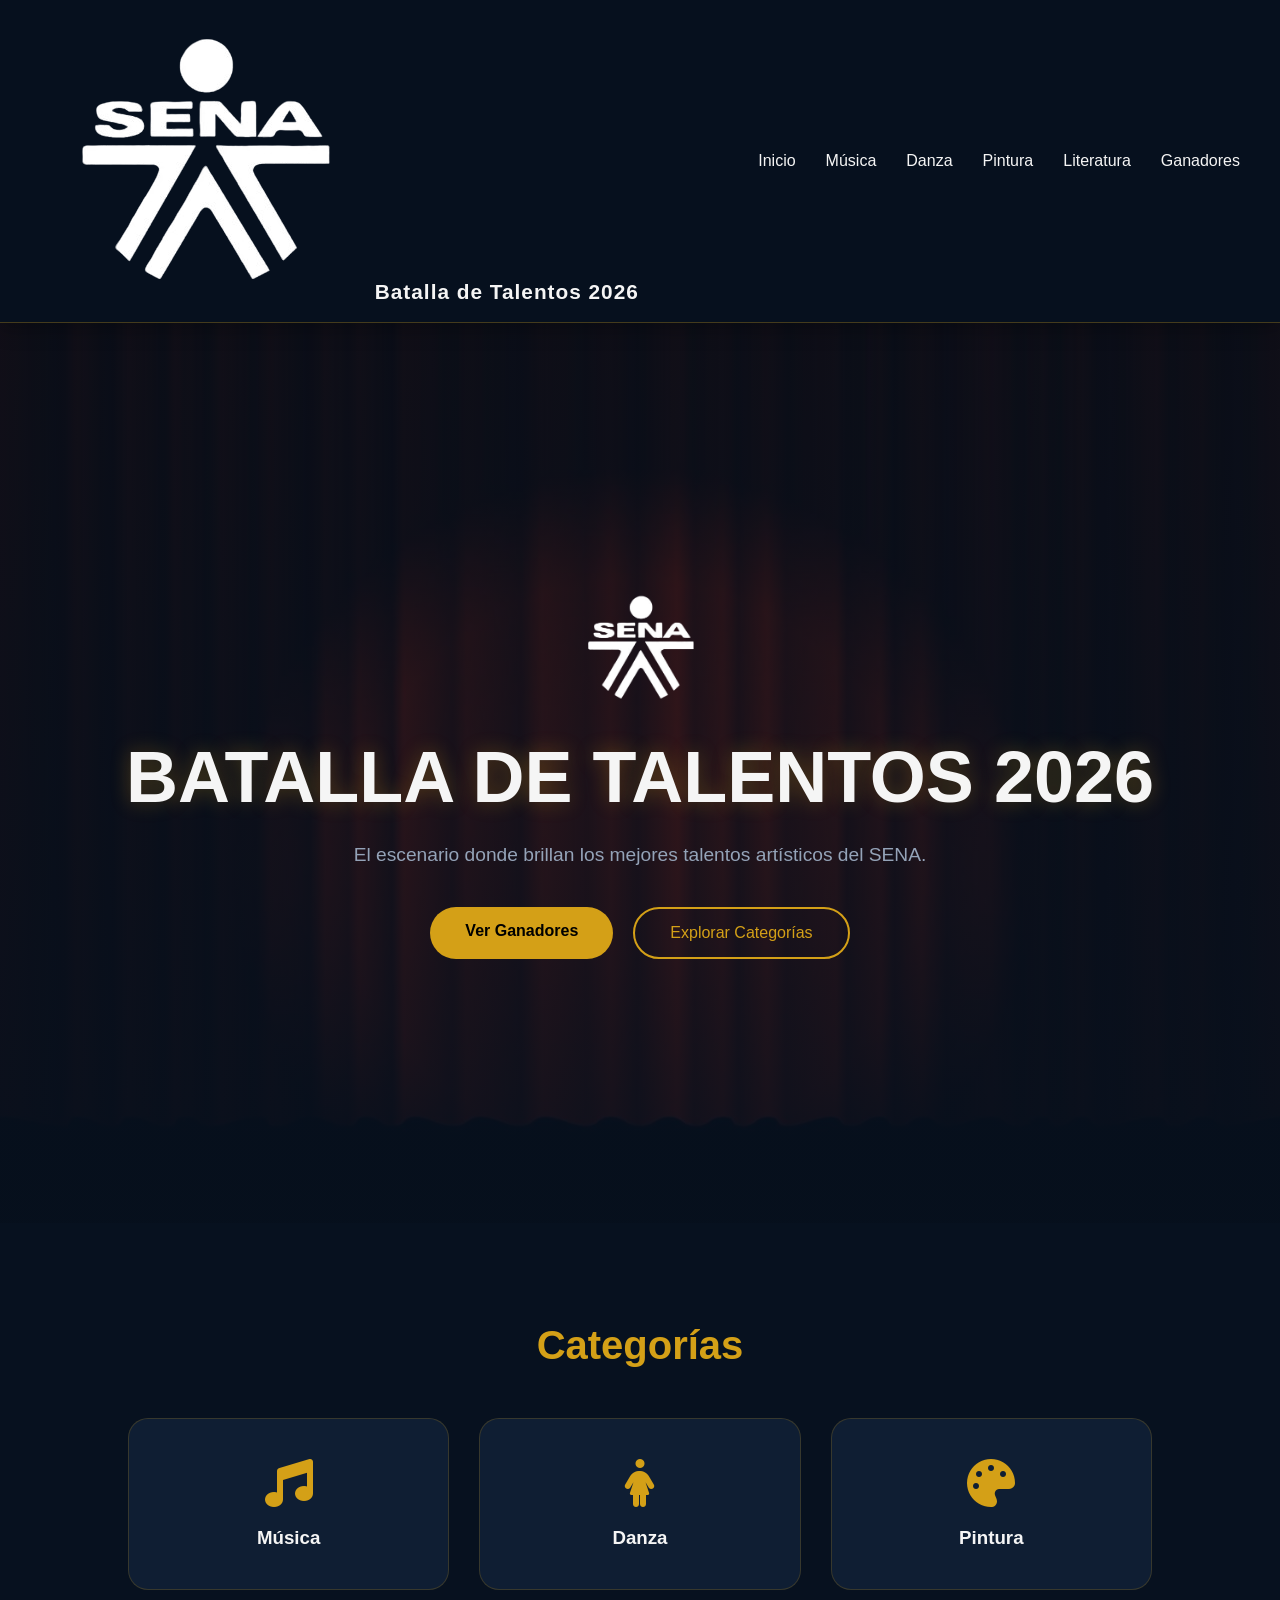
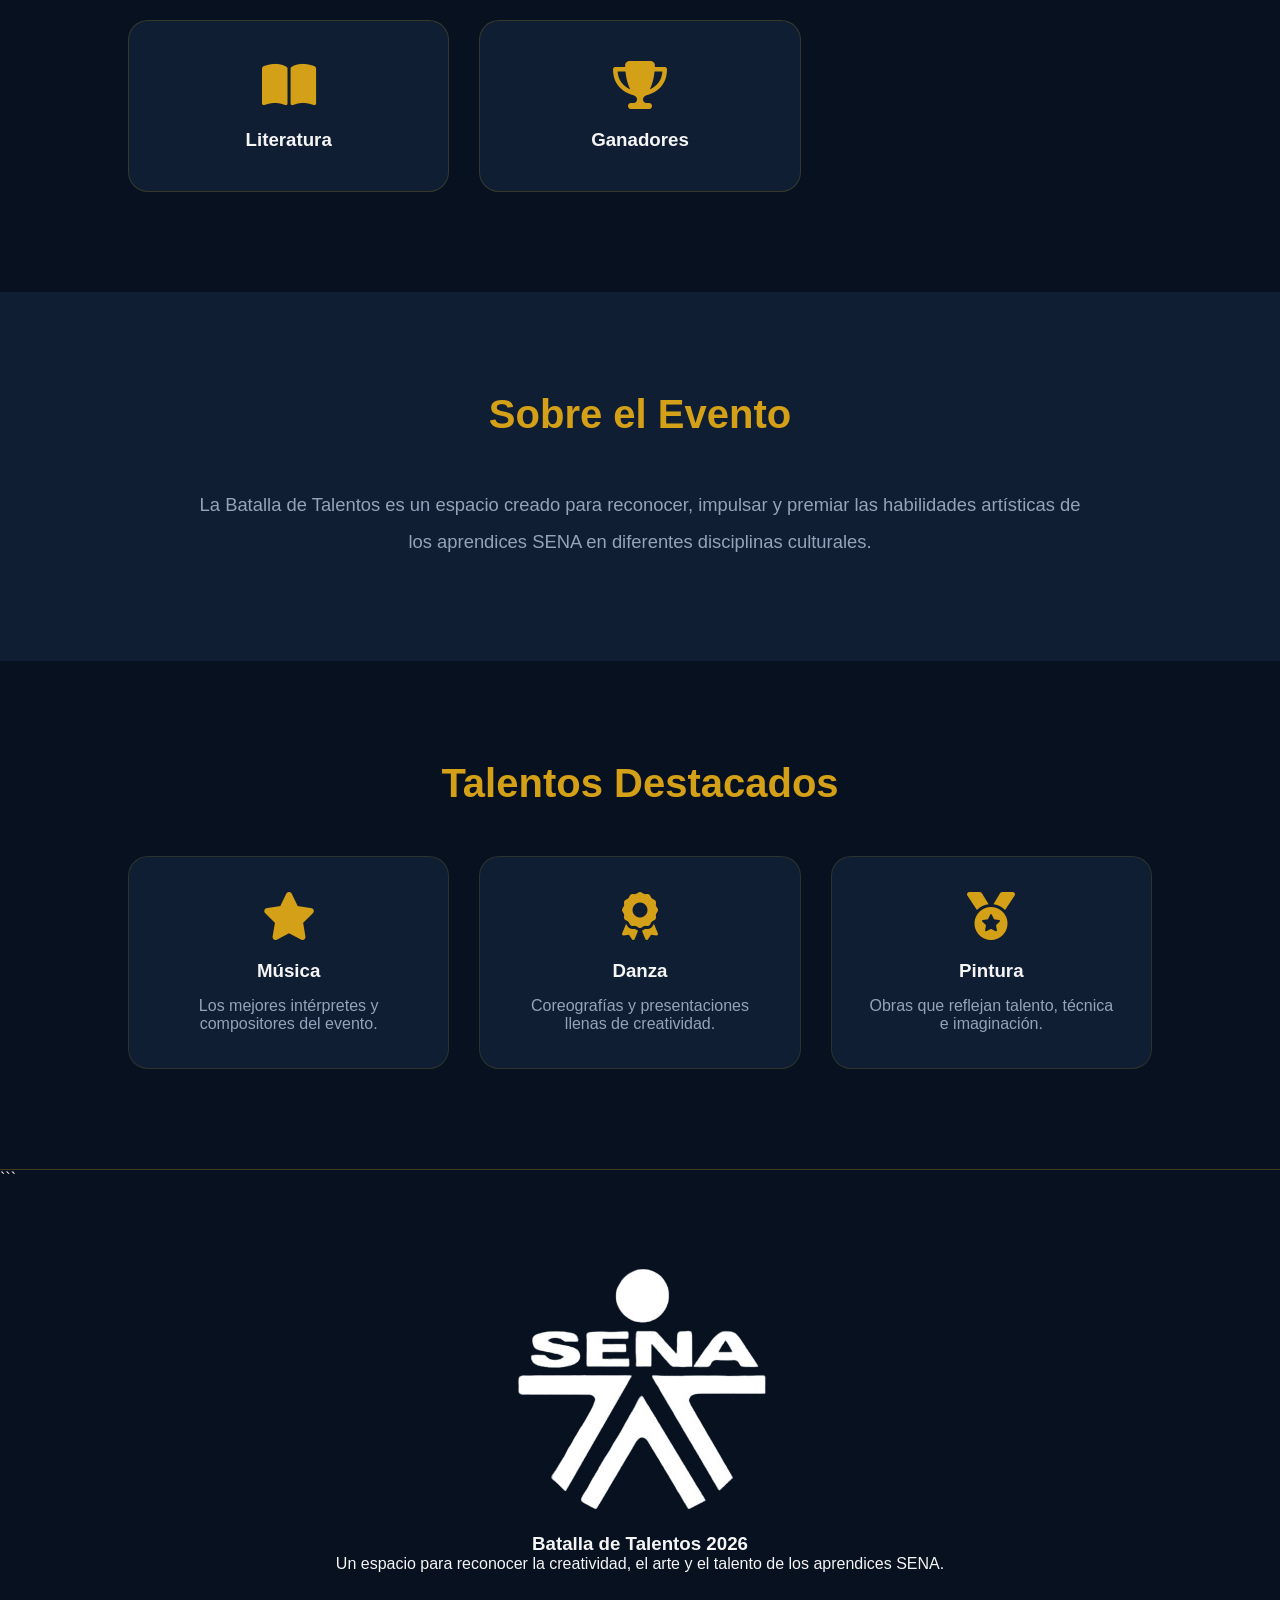
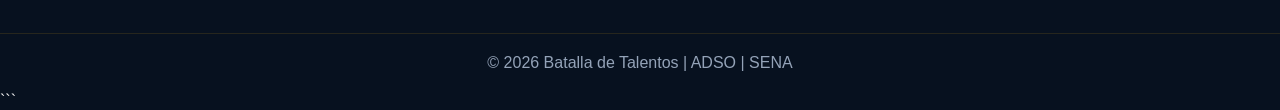
<file: index.html>
<!DOCTYPE html>
<html lang="es">

<head>
    <meta charset="UTF-8">
    <meta name="viewport" content="width=device-width, initial-scale=1.0">

    <title>Batalla de Talentos 2026</title>

    <link rel="stylesheet" href="css/style.css">
    <link rel="stylesheet" href="css/navbar.css">
    <link rel="stylesheet" href="css/footer.css">

    <link href="https://cdnjs.cloudflare.com/ajax/libs/font-awesome/6.5.1/css/all.min.css" rel="stylesheet">
</head>

<body>

    <!-- NAVBAR -->
    <div id="navbar"></div>

    <!-- HERO -->
    <header class="hero">

        <div class="overlay"></div>

        <div class="contenido">

            <img src="img/SENA.png" class="logo" alt="SENA">

            <h1>BATALLA DE TALENTOS 2026</h1>

            <p>
                El escenario donde brillan los mejores talentos artísticos del SENA.
            </p>

            <div class="botones">

                <a href="paginas/resultados.html" class="btn-principal">
                    Ver Ganadores
                </a>

                <a href="#categorias" class="btn-secundario">
                    Explorar Categorías
                </a>

            </div>

        </div>

    </header>

    <!-- CATEGORÍAS -->
    <section class="categorias" id="categorias">

        <h2>Categorías</h2>

        <div class="grid">

            <a href="paginas/musica.html" class="card">
                <i class="fa-solid fa-music"></i>
                <h3>Música</h3>
            </a>

            <a href="paginas/danza.html" class="card">
                <i class="fa-solid fa-person-dress"></i>
                <h3>Danza</h3>
            </a>

            <a href="paginas/pintura.html" class="card">
                <i class="fa-solid fa-palette"></i>
                <h3>Pintura</h3>
            </a>

            <a href="paginas/literatura.html" class="card">
                <i class="fa-solid fa-book-open"></i>
                <h3>Literatura</h3>
            </a>

            <a href="paginas/resultados.html" class="card">
                <i class="fa-solid fa-trophy"></i>
                <h3>Ganadores</h3>
            </a>

        </div>

    </section>

    <!-- SOBRE EL EVENTO -->
    <section class="evento">

        <h2>Sobre el Evento</h2>

        <p>
            La Batalla de Talentos es un espacio creado para reconocer,
            impulsar y premiar las habilidades artísticas de los aprendices
            SENA en diferentes disciplinas culturales.
        </p>

    </section>

    <!-- DESTACADOS -->
    <section class="destacados">

        <h2>Talentos Destacados</h2>

        <div class="grid">

            <div class="card">
                <i class="fa-solid fa-star"></i>
                <h3>Música</h3>
                <p>Los mejores intérpretes y compositores del evento.</p>
            </div>

            <div class="card">
                <i class="fa-solid fa-award"></i>
                <h3>Danza</h3>
                <p>Coreografías y presentaciones llenas de creatividad.</p>
            </div>

            <div class="card">
                <i class="fa-solid fa-medal"></i>
                <h3>Pintura</h3>
                <p>Obras que reflejan talento, técnica e imaginación.</p>
            </div>

        </div>

    </section>

    <!-- FOOTER -->
    <div id="footer"></div>

    <script>
        fetch('includes/navbar.html')
            .then(response => response.text())
            .then(data => {
                document.getElementById('navbar').innerHTML = data;
            });

        fetch('includes/footer.html')
            .then(response => response.text())
            .then(data => {
                document.getElementById('footer').innerHTML = data;
            });
    </script>

    <script src="js/script.js"></script>

</body>

</html>
</file>
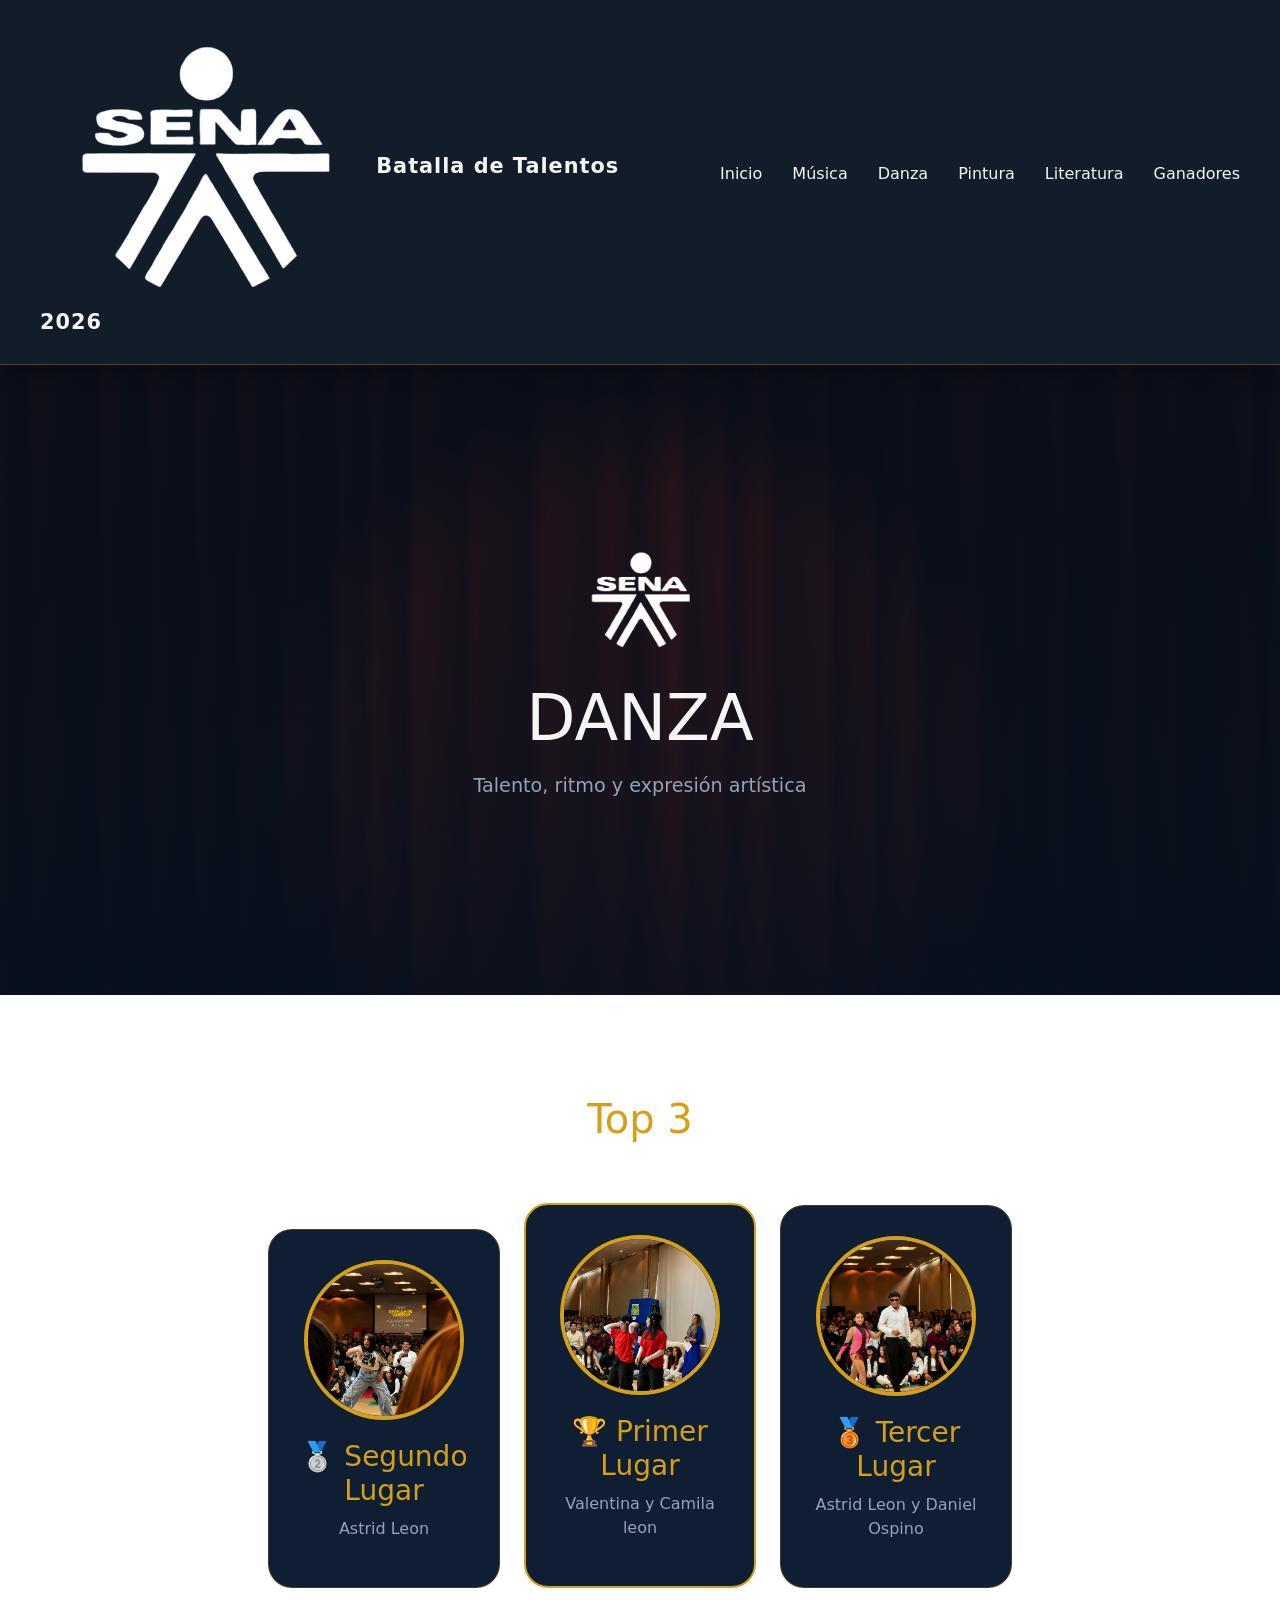
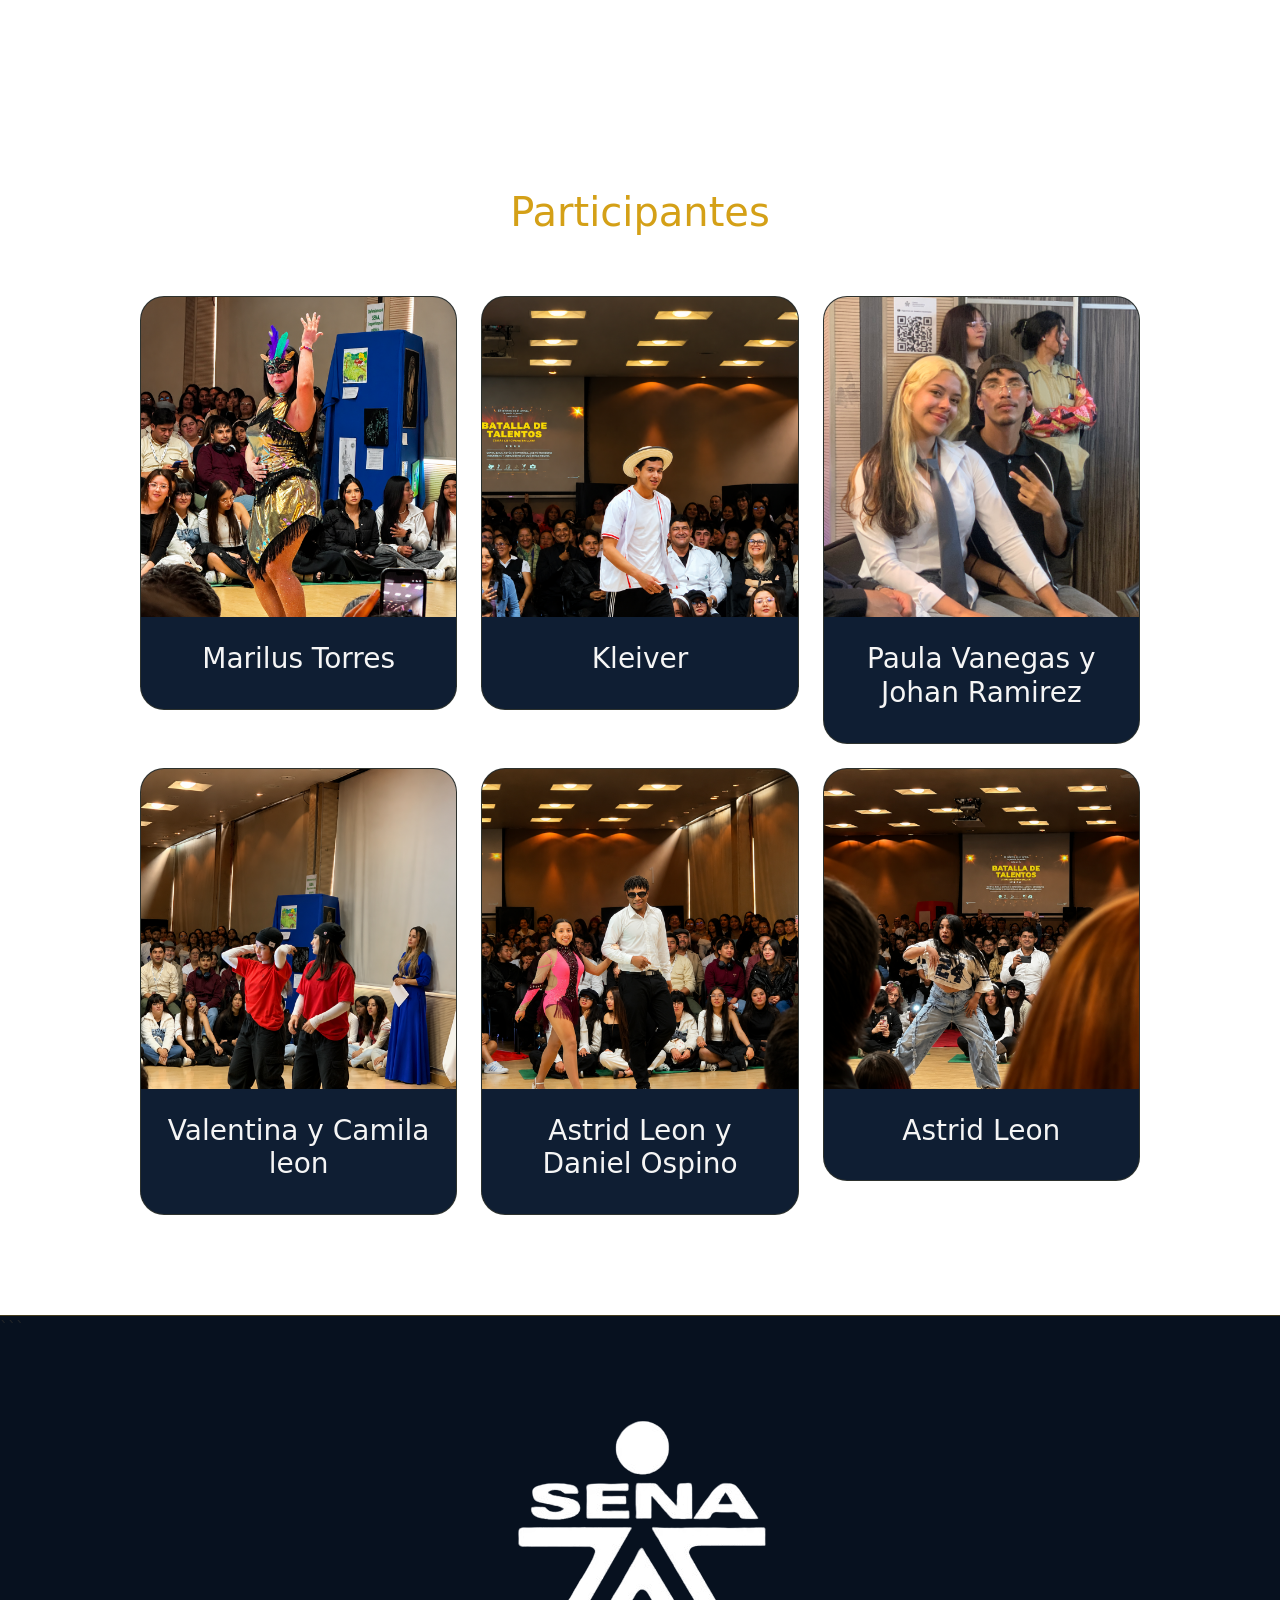
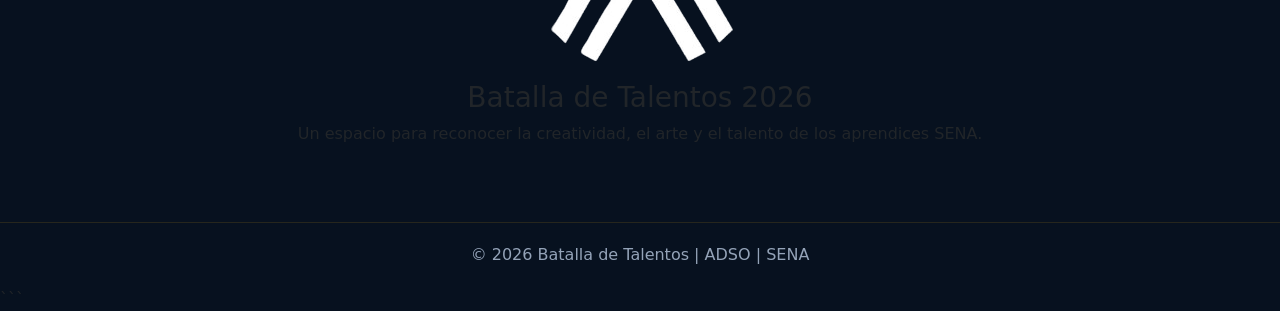
<file: paginas/danza.html>
<!DOCTYPE html>
<html lang="es">

<head>
    <meta charset="UTF-8">
    <meta name="viewport" content="width=device-width, initial-scale=1.0">
    <title>Danza | Batalla de Talentos 2026</title>

    <link rel="stylesheet" href="../css/categorias.css">
    <link rel="stylesheet" href="../css/navbar.css">
    <link rel="stylesheet" href="../css/footer.css">

    <link href="https://cdnjs.cloudflare.com/ajax/libs/font-awesome/6.5.1/css/all.min.css" rel="stylesheet">

    <link href="https://cdn.jsdelivr.net/npm/bootstrap@5.3.3/dist/css/bootstrap.min.css" rel="stylesheet">
</head>

<body>

    <!-- NAVBAR -->
    <div id="navbar"></div>

    <!-- HERO -->
    <header class="hero">

        <div class="contenido">

            <img src="../img/SENA.png" class="logo" alt="SENA">

            <h1>DANZA</h1>

            <p>Talento, ritmo y expresión artística</p>

        </div>

    </header>

    <!-- TOP 3 -->
    <section class="ganadores">

        <h2> Top 3</h2>

        <div class="container">

            <div class="row justify-content-center align-items-end g-4">

                <div class="col-lg-3 col-md-4">
                    <div class="puesto segundo">
                        <img src="../img/pr_danza6.png" alt="Segundo Lugar">
                        <h3>🥈 Segundo Lugar</h3>
                        <p>Astrid Leon</p>
                    </div>
                </div>

                <div class="col-lg-3 col-md-4">
                    <div class="puesto primero">
                        <img src="../img/pr_danza4.png" alt="Primer Lugar">
                        <h3>🏆 Primer Lugar</h3>
                        <p> Valentina y Camila leon</p>
                    </div>
                </div>

                <div class="col-lg-3 col-md-4">
                    <div class="puesto tercero">
                        <img src="../img/pr_danza5.png" alt="Tercer Lugar">
                        <h3>🥉 Tercer Lugar</h3>
                        <p>Astrid Leon y Daniel Ospino</p>
                    </div>
                </div>

            </div>

        </div>

    </section>

    <!-- PARTICIPANTES -->
    <section class="participantes">

        <h2>Participantes</h2>

        <div class="container">

            <div class="row g-4">

                <div class="col-lg-4 col-md-6">
                    <div class="participante">
                        <img src="../img/pr_danza1.png" alt="">
                        <h3>Marilus Torres</h3>
                    </div>
                </div>

                <div class="col-lg-4 col-md-6">
                    <div class="participante">
                        <img src="../img/pr_danza2.png" alt="">
                        <h3>Kleiver </h3>
                    </div>
                </div>

                <div class="col-lg-4 col-md-6">
                    <div class="participante">
                        <img src="../img/pr_danza3.jpg" alt="">
                        <h3>Paula Vanegas y Johan Ramirez</h3>
                    </div>
                </div>

                <div class="col-lg-4 col-md-6">
                    <div class="participante">
                        <img src="../img/pr_danza4.png" alt="">
                        <h3> Valentina y Camila leon </h3>
                    </div>
                </div>

                <div class="col-lg-4 col-md-6">
                    <div class="participante">
                        <img src="../img/pr_danza5.png" alt="">
                        <h3>Astrid Leon y Daniel Ospino</h3>
                    </div>
                </div>

                <div class="col-lg-4 col-md-6">
                    <div class="participante">
                        <img src="../img/pr_danza6.png" alt="">
                        <h3> Astrid Leon </h3>
                    </div>
                </div>

            </div>

        </div>

    </section>

    <!-- FOOTER -->
    <div id="footer"></div>

    <script>
        fetch('../includes/navbar.html')
            .then(response => response.text())
            .then(data => {
                document.getElementById('navbar').innerHTML = data;
            });

        fetch('../includes/footer.html')
            .then(response => response.text())
            .then(data => {
                document.getElementById('footer').innerHTML = data;
            });
    </script>

    <script src="https://cdn.jsdelivr.net/npm/bootstrap@5.3.3/dist/js/bootstrap.bundle.min.js"></script>

</body>

</html>
</file>
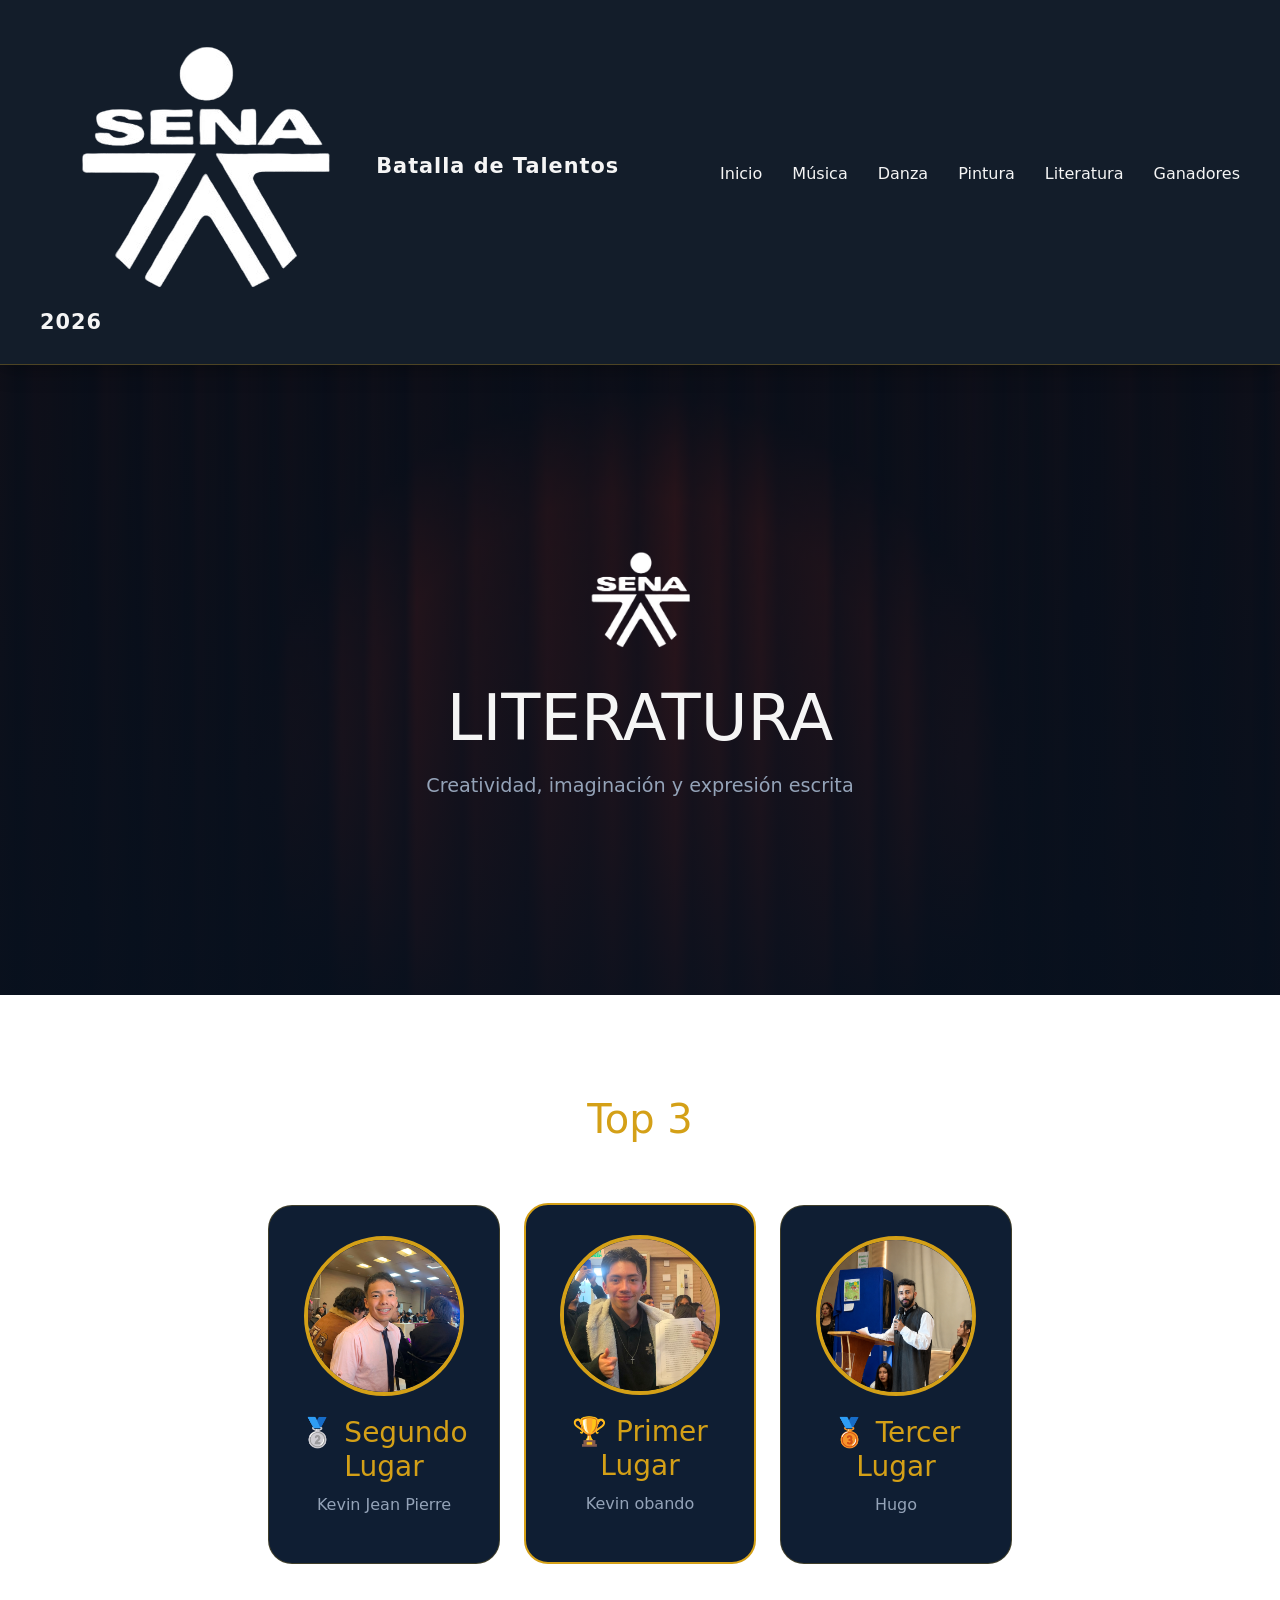
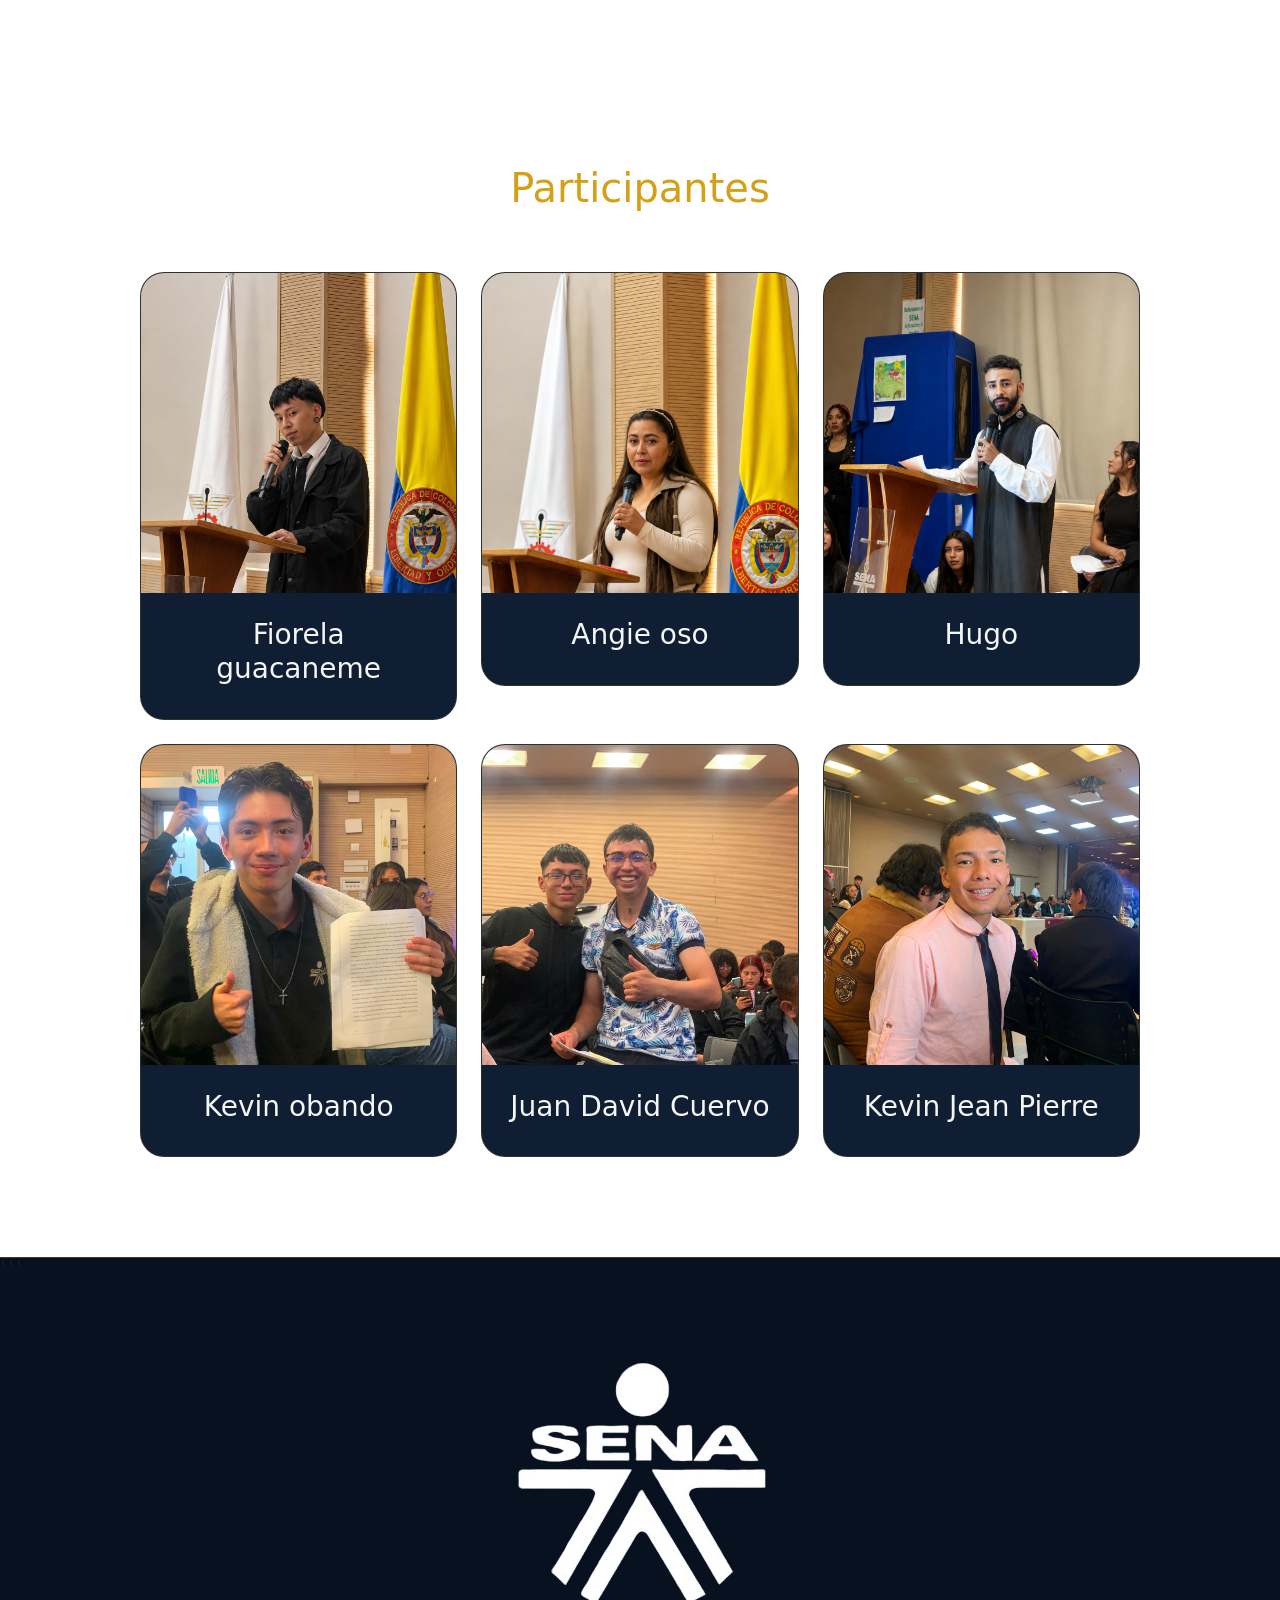
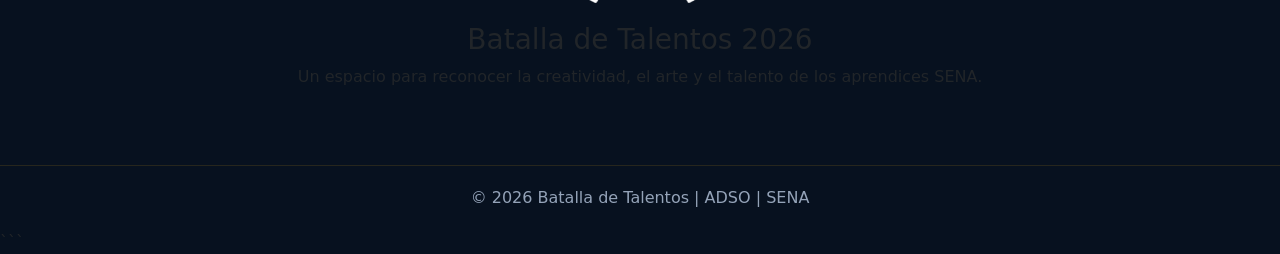
<file: paginas/literatura.html>
<!DOCTYPE html>
<html lang="es">

<head>
    <meta charset="UTF-8">
    <meta name="viewport" content="width=device-width, initial-scale=1.0">
    <title>Literatura | Batalla de Talentos 2026</title>

    <link rel="stylesheet" href="../css/categorias.css">
    <link rel="stylesheet" href="../css/navbar.css">
    <link rel="stylesheet" href="../css/footer.css">

    <link href="https://cdn.jsdelivr.net/npm/bootstrap@5.3.3/dist/css/bootstrap.min.css" rel="stylesheet">
</head>

<body>

    <div id="navbar"></div>

    <header class="hero">

        <div class="contenido">

            <img src="../img/SENA.png" class="logo" alt="SENA">

            <h1>LITERATURA</h1>

            <p>Creatividad, imaginación y expresión escrita</p>

        </div>

    </header>

    <section class="ganadores">

        <h2> Top 3</h2>

        <div class="container">

            <div class="row justify-content-center align-items-end g-4">

                <div class="col-lg-3 col-md-4">
                    <div class="puesto segundo">
                        <img src="../img/lector-1.jpeg" alt="">
                        <h3>🥈 Segundo Lugar</h3>
                        <p>Kevin Jean Pierre</p>
                    </div>
                </div>

                <div class="col-lg-3 col-md-4">
                    <div class="puesto primero">
                        <img src="../img/lector-3.jpeg" alt="">
                        <h3>🏆 Primer Lugar</h3>
                        <p>Kevin obando</p>
                    </div>
                </div>

                <div class="col-lg-3 col-md-4">
                    <div class="puesto tercero">
                        <img src="../img/lector-4.png" alt="">
                        <h3>🥉 Tercer Lugar</h3>
                        <p>Hugo</p>
                    </div>
                </div>

            </div>

        </div>

    </section>

    <section class="participantes">

        <h2>Participantes</h2>

        <div class="container">

            <div class="row g-4">

                <div class="col-lg-4 col-md-6">
                    <div class="participante">
                        <img src="../img/lector-6.png" alt="">
                        <h3>Fiorela guacaneme</h3>
                    </div>
                </div>

                <div class="col-lg-4 col-md-6">
                    <div class="participante">
                        <img src="../img/lector-5.png" alt="">
                        <h3>Angie oso</h3>
                    </div>
                </div>

                <div class="col-lg-4 col-md-6">
                    <div class="participante">
                        <img src="../img/lector-4.png " alt="">
                        <h3>Hugo </h3>
                    </div>
                </div>

                <div class="col-lg-4 col-md-6">
                    <div class="participante">
                        <img src="../img/lector-3.jpeg" alt="">
                        <h3>Kevin obando</h3>
                    </div>
                </div>

                <div class="col-lg-4 col-md-6">
                    <div class="participante">
                        <img src="../img/lector-2.jpeg" alt="">
                        <h3>Juan David Cuervo</h3>
                    </div>
                </div>

                <div class="col-lg-4 col-md-6">
                    <div class="participante">
                        <img src="../img/lector-1.jpeg" alt="">
                        <h3>Kevin Jean Pierre</h3>
                    </div>
                </div>

            </div>

        </div>

    </section>

    <div id="footer"></div>

    <script>
        fetch('../includes/navbar.html')
            .then(response => response.text())
            .then(data => {
                document.getElementById('navbar').innerHTML = data;
            });

        fetch('../includes/footer.html')
            .then(response => response.text())
            .then(data => {
                document.getElementById('footer').innerHTML = data;
            });
    </script>

</body>

</html>
</file>
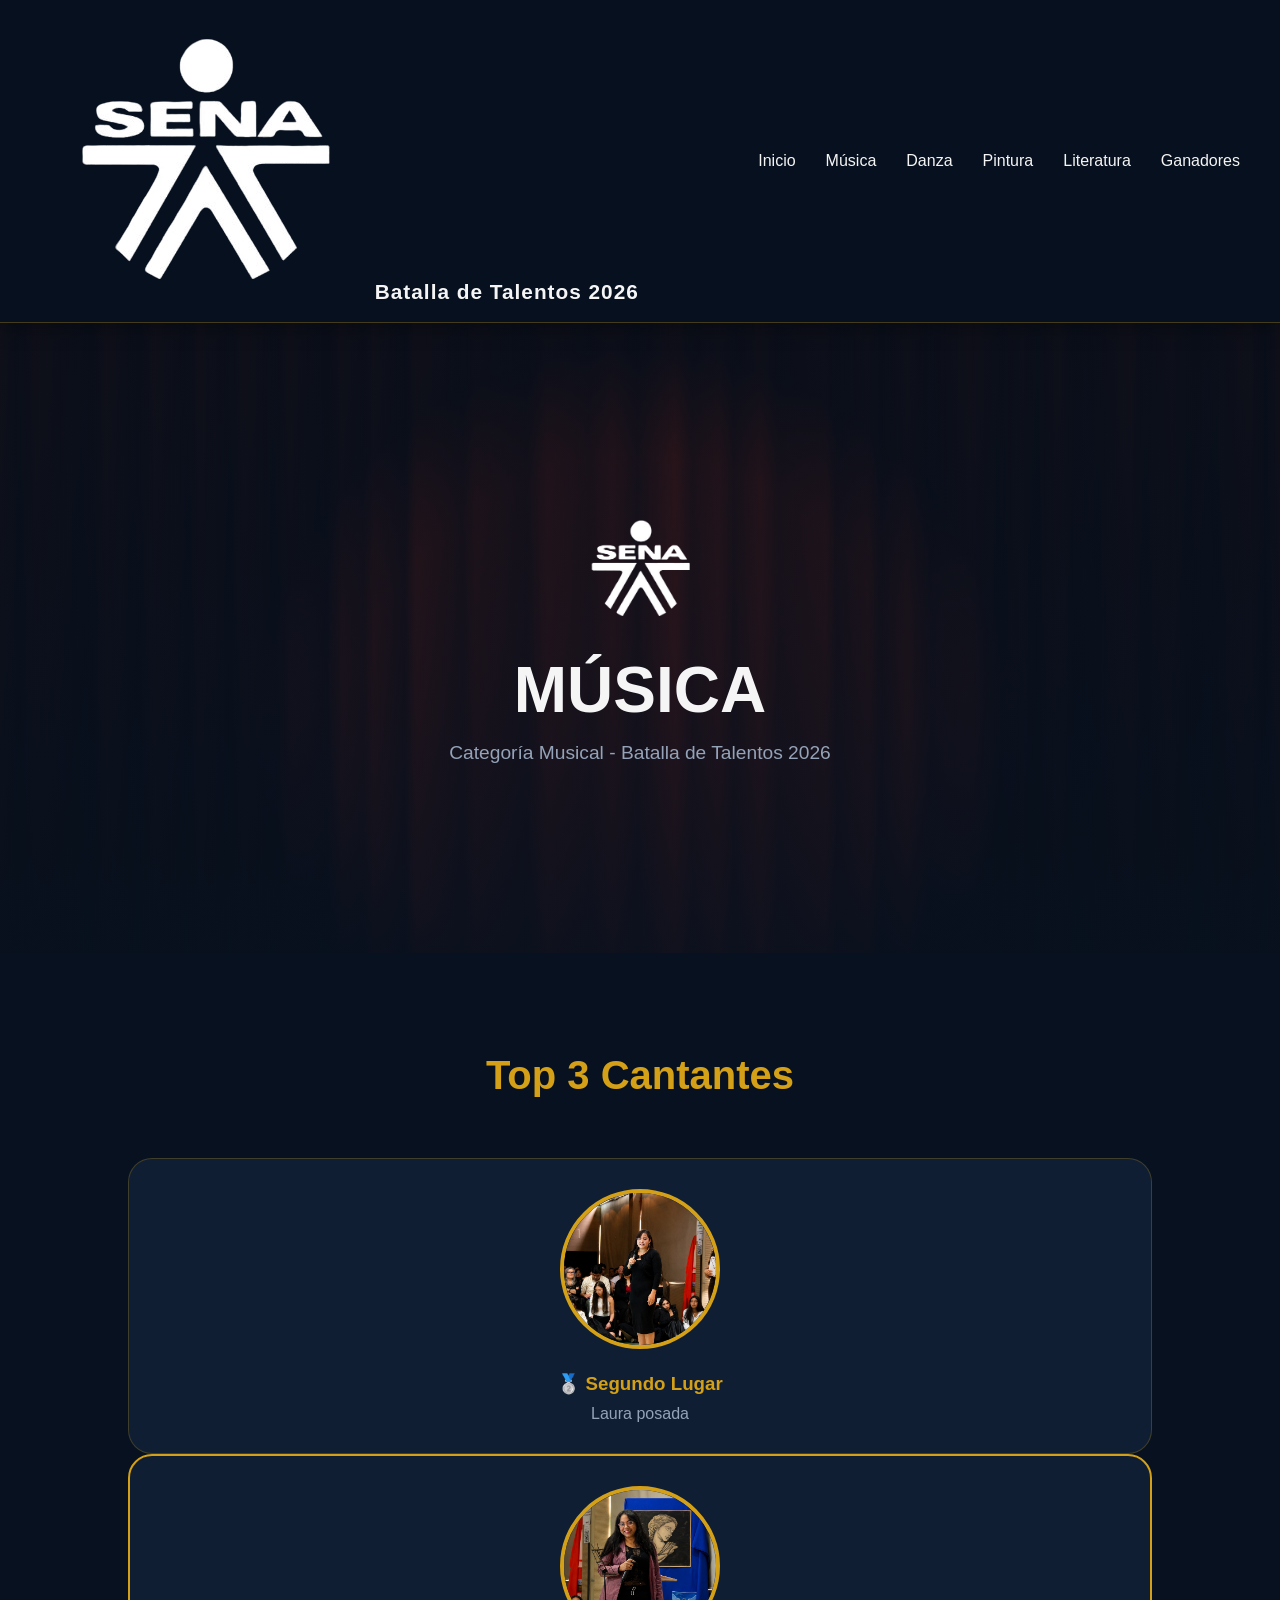
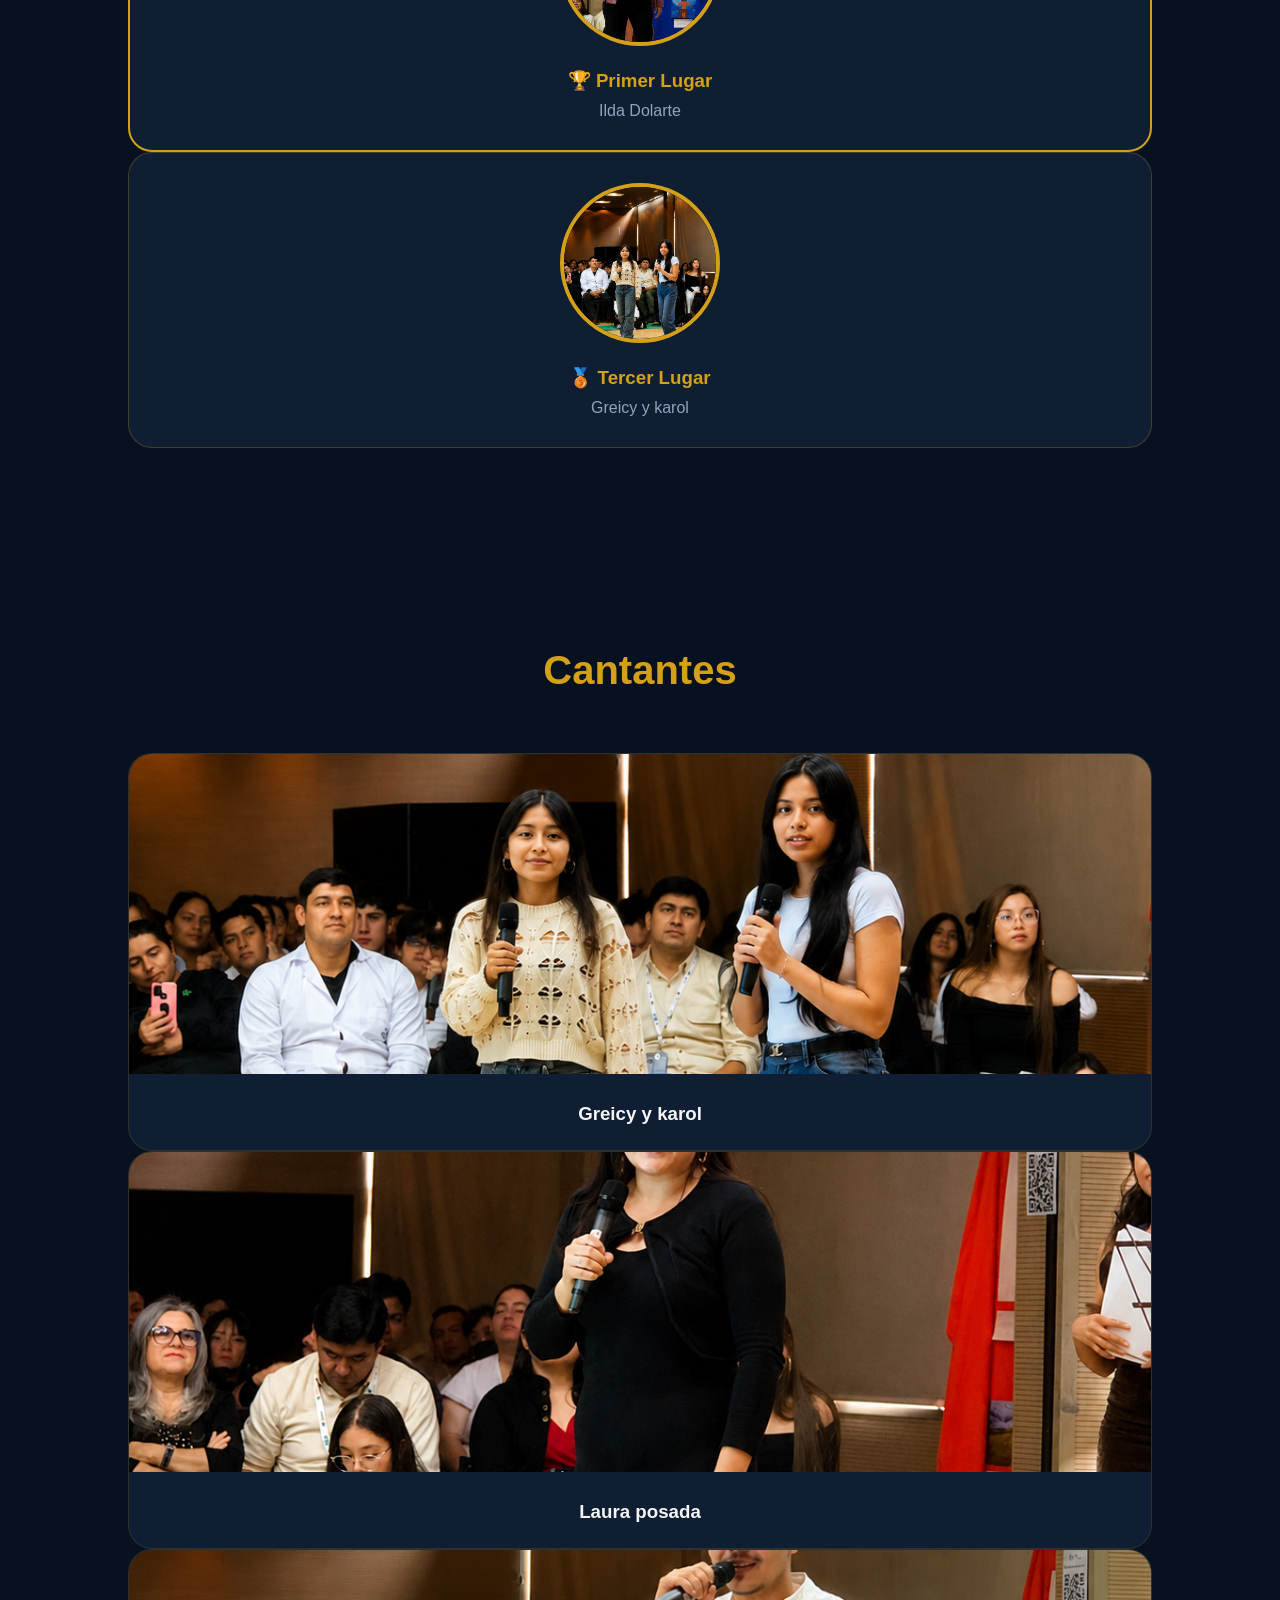
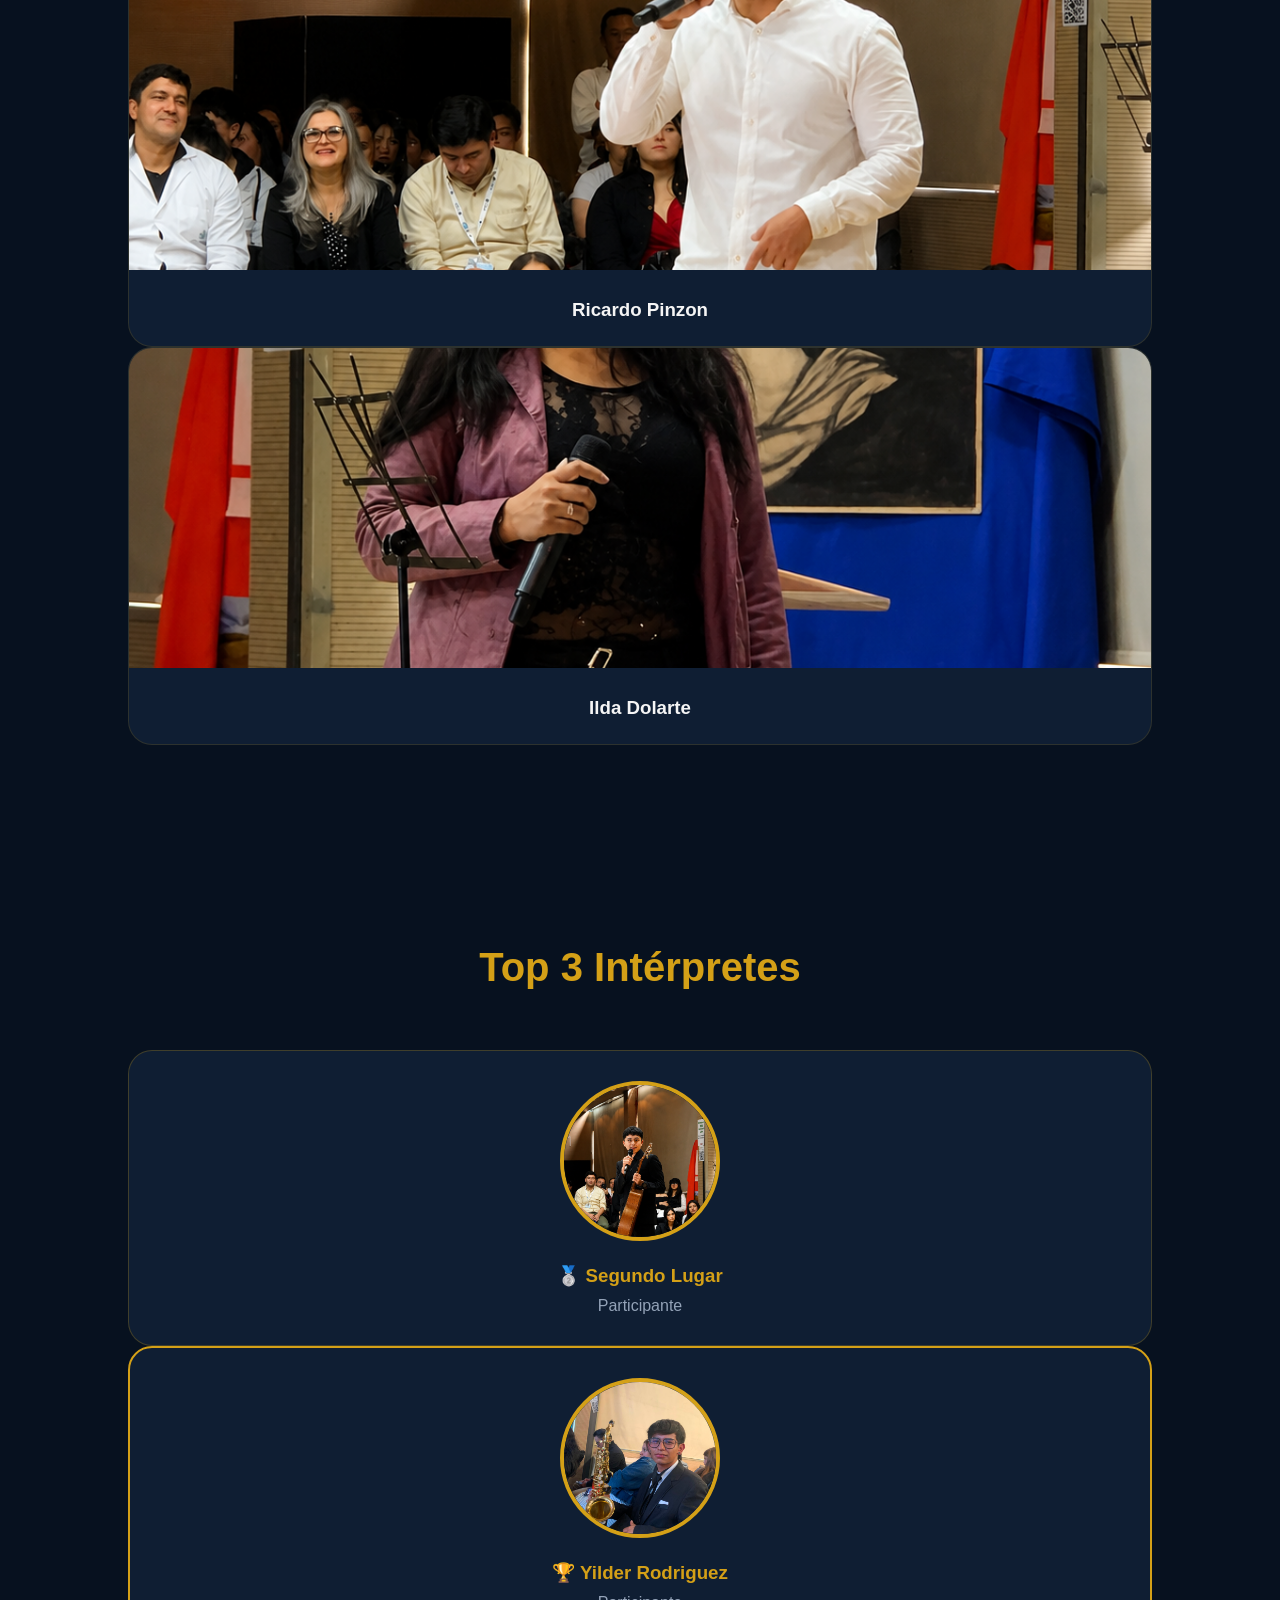
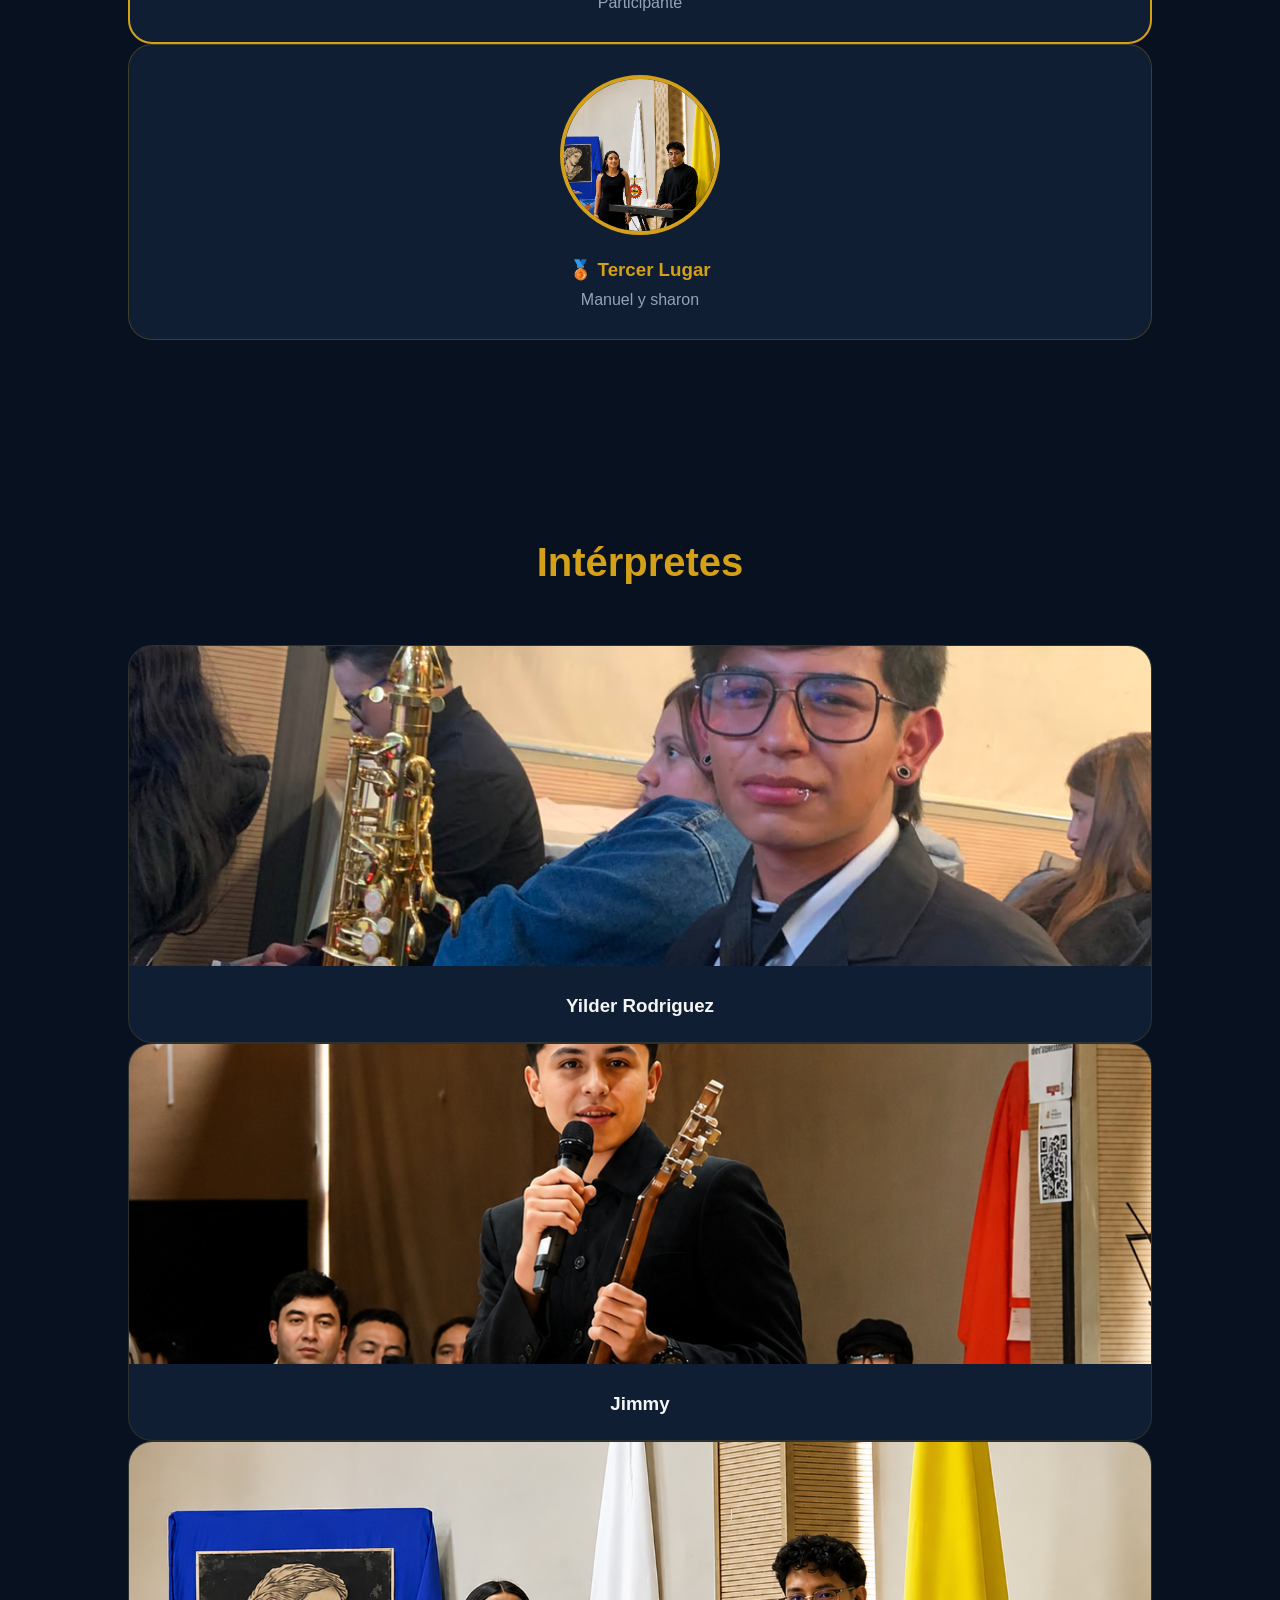
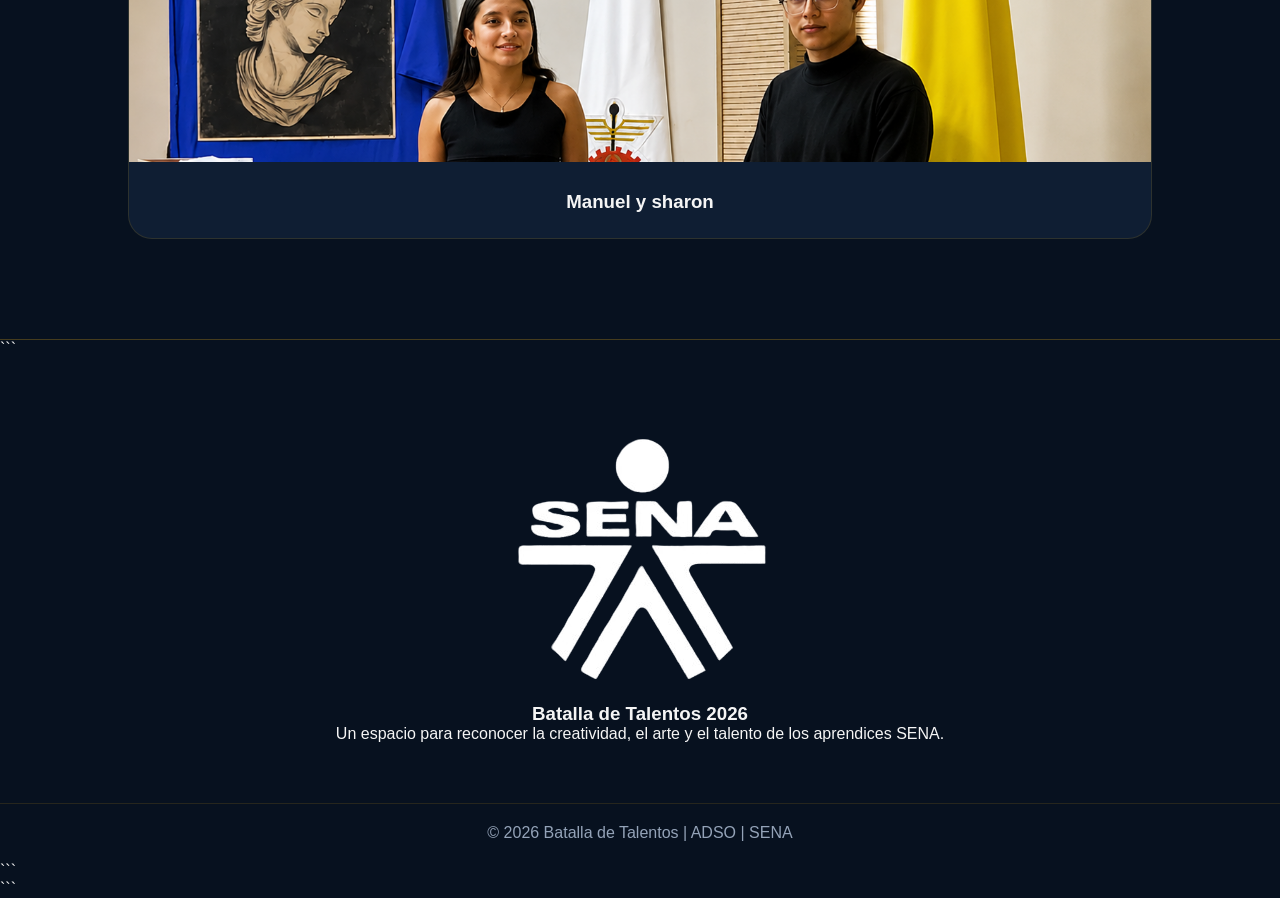
<file: paginas/musica.html>
<!DOCTYPE html>
<html lang="es">

<head>

    <meta charset="UTF-8">
    <meta name="viewport" content="width=device-width, initial-scale=1.0">

    <title>Música | Batalla de Talentos 2026</title>

    <link rel="stylesheet" href="../css/categorias.css">
    <link rel="stylesheet" href="../css/navbar.css">
    <link rel="stylesheet" href="../css/footer.css">

    <link href="https://cdnjs.cloudflare.com/ajax/libs/font-awesome/6.5.1/css/all.min.css" rel="stylesheet">

</head>

<body>

    <!-- NAVBAR -->
    <div id="navbar"></div>

    <!-- HERO -->
    <header class="hero">

        <div class="contenido">

            <img src="../img/SENA.png" class="logo" alt="SENA">

            <h1>MÚSICA</h1>

            <p>Categoría Musical - Batalla de Talentos 2026</p>

        </div>

    </header>

    <!-- TOP 3 CANTANTES -->
    <section class="ganadores">

        <h2> Top 3 Cantantes</h2>

        <div class="podio">

            <div class="puesto segundo">
                <img src="../img/cantante-2.png" alt="">
                <h3>🥈 Segundo Lugar</h3>
                <p>Laura posada</p>
            </div>

            <div class="puesto primero">
                <img src="../img/cantante-4.png" alt="">
                <h3>🏆 Primer Lugar</h3>
                <p>Ilda Dolarte</p>
            </div>

            <div class="puesto tercero">
                <img src="../img/cantante-1.png" alt="">
                <h3>🥉 Tercer Lugar</h3>
                <p>Greicy y karol</p>
            </div>

        </div>

    </section>

    <!-- CANTANTES -->
    <section class="participantes">

        <h2> Cantantes</h2>

        <div class="grid">

            <div class="participante">
                <img src="../img/cantante-1.png" alt="">
                <h3>Greicy y karol</h3>
            </div>

            <div class="participante">
                <img src="../img/cantante-2.png" alt="">
                <h3>Laura posada</h3>
            </div>
                        <div class="participante">
                <img src="../img/cantante-3.png" alt="">
                <h3>Ricardo Pinzon</h3>
            </div>
                        <div class="participante">
                <img src="../img/cantante-4.png" alt="">
                <h3>Ilda Dolarte</h3>
            </div>

        </div>

    </section>

    <!-- TOP 3 INTERPRETES -->
    <section class="ganadores">

        <h2> Top 3 Intérpretes</h2>

        <div class="podio">

            <div class="puesto segundo">
                <img src="../img/interprete-2.png" alt="">
                <h3>🥈 Segundo Lugar</h3>
                <p>Participante</p>
            </div>

            <div class="puesto primero">
                <img src="../img/interprete-1.jpeg" alt="">
                <h3>🏆 Yilder Rodriguez</h3>
                <p>Participante</p>
            </div>

            <div class="puesto tercero">
                <img src="../img/interprete-3.png" alt="">
                <h3>🥉 Tercer Lugar</h3>
                <p>Manuel y sharon</p>
            </div>

        </div>

    </section>

    <!-- INTERPRETES -->
    <section class="participantes">

        <h2>Intérpretes</h2>

        <div class="grid">

            <div class="participante">
                <img src="../img/interprete-1.jpeg" alt="">
                <h3>Yilder Rodriguez</h3>
            </div>

            <div class="participante">
                <img src="../img/interprete-2.png" alt="">
                <h3>Jimmy</h3>
            </div>

            <div class="participante">
                <img src="../img/interprete-3.png" alt="">
                <h3>Manuel y sharon </h3>
            </div>

        </div>

    </section>

    <!-- FOOTER -->
    <div id="footer"></div>

    <script>

        fetch('../includes/navbar.html')
            .then(response => response.text())
            .then(data => {
                document.getElementById('navbar').innerHTML = data;
            });

        fetch('../includes/footer.html')
            .then(response => response.text())
            .then(data => {
                document.getElementById('footer').innerHTML = data;
            });

    </script>

</body>

</html>
```
</file>
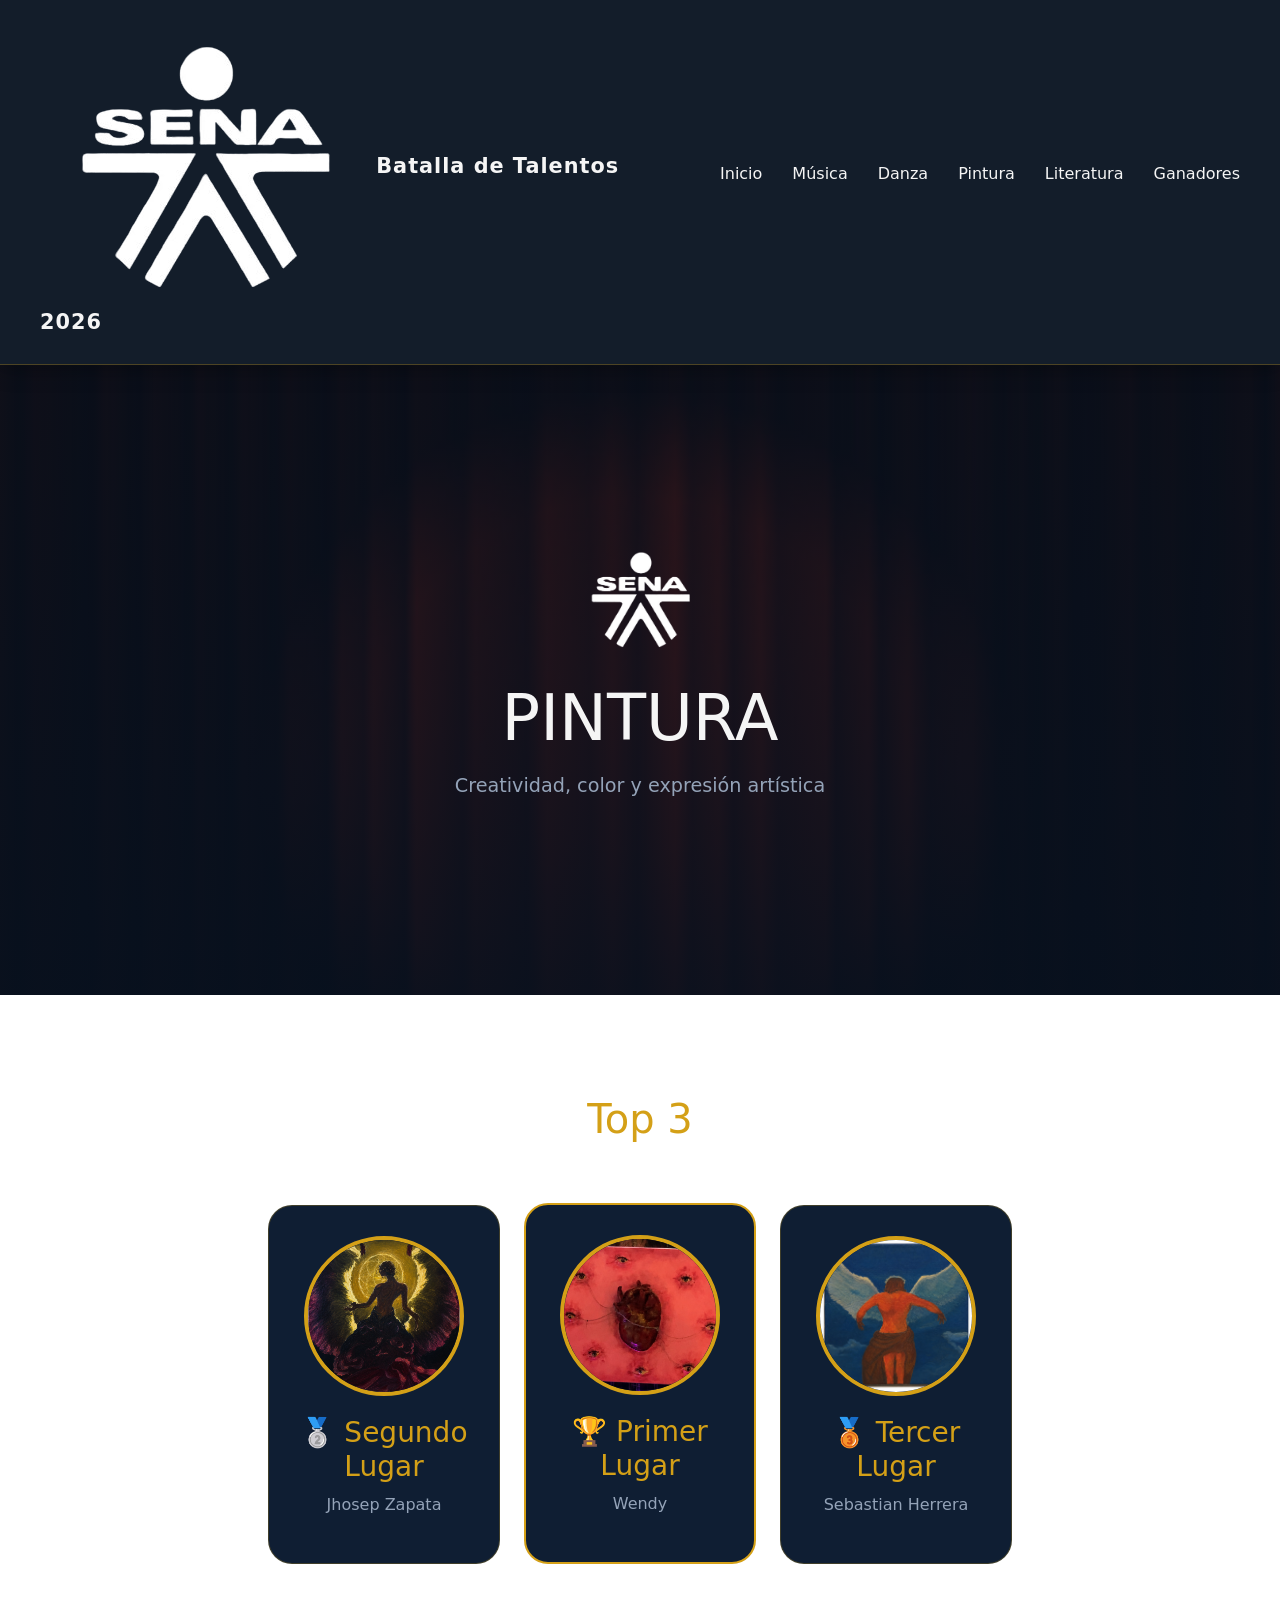
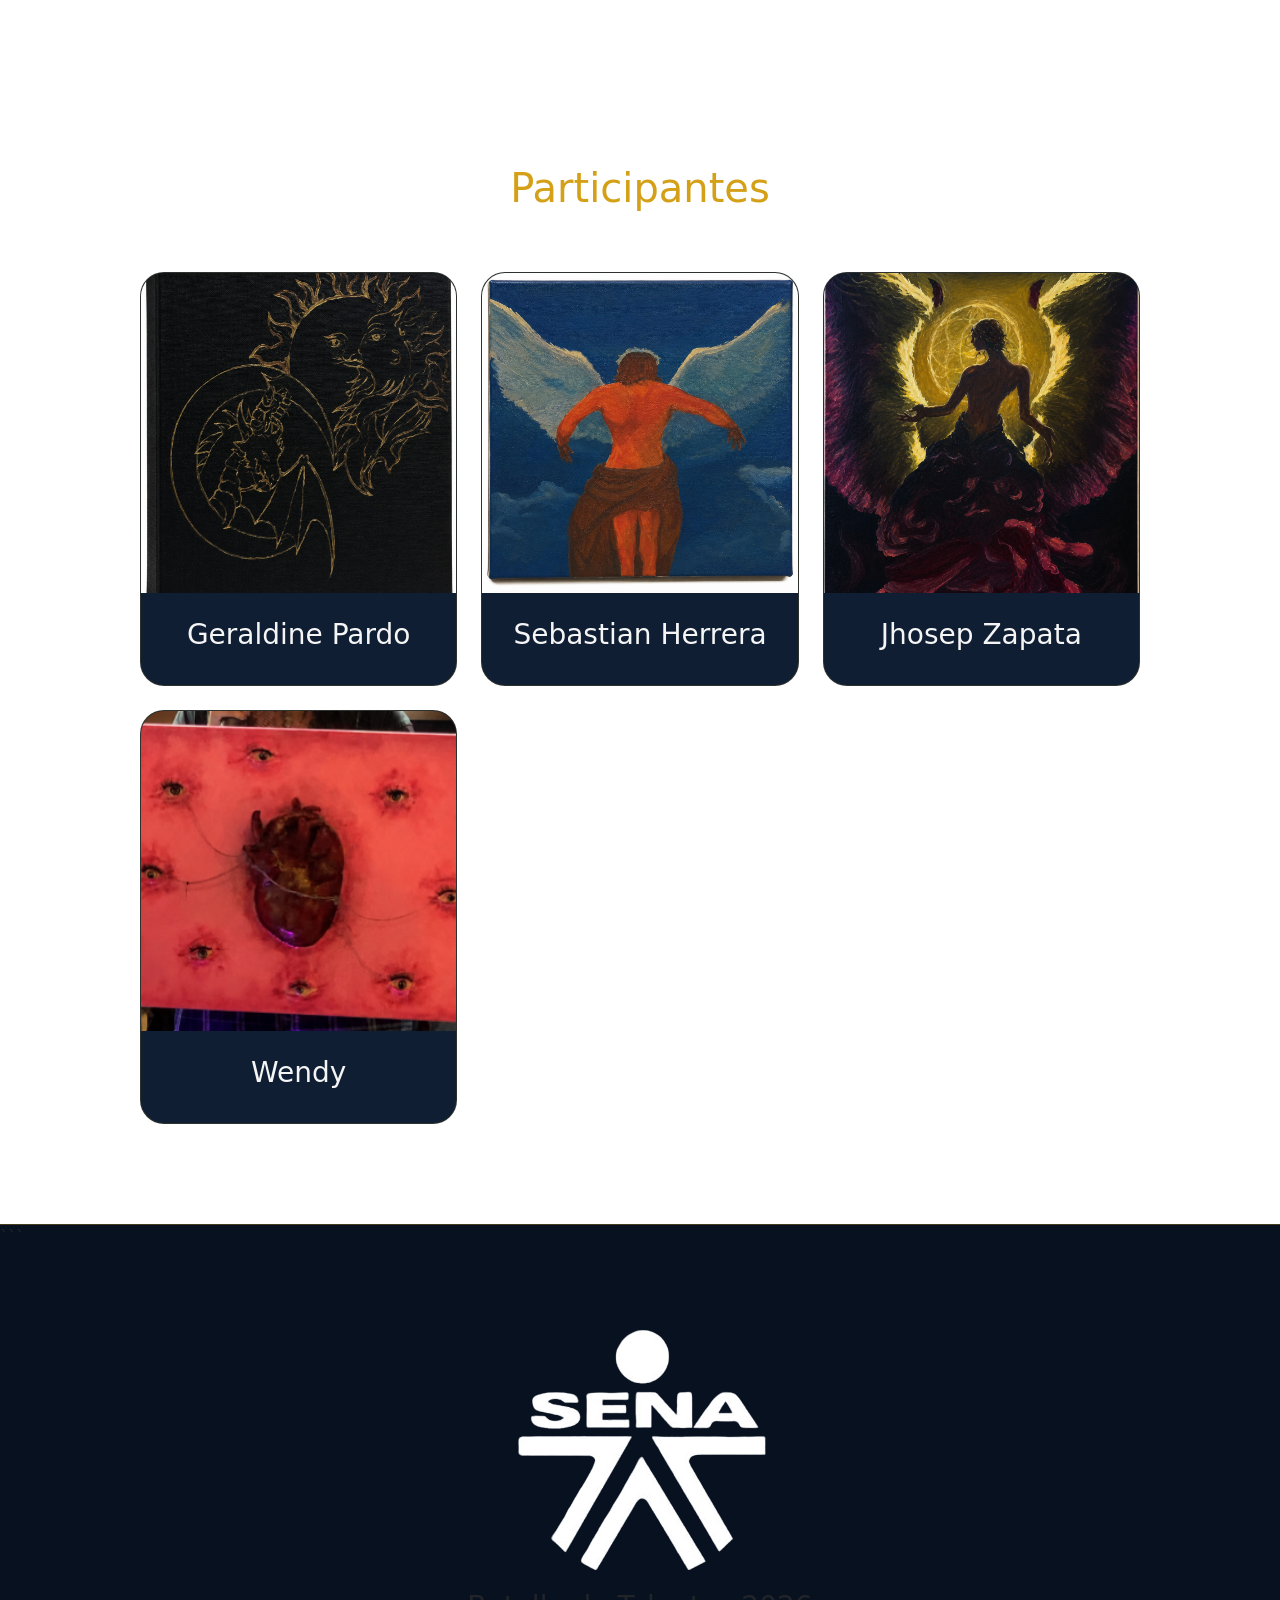
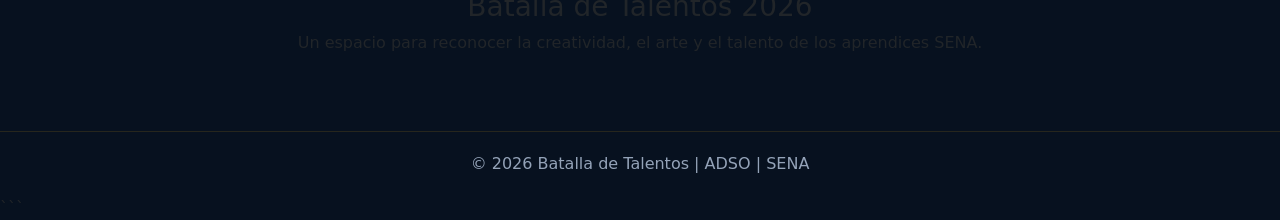
<file: paginas/pintura.html>
<!DOCTYPE html>
<html lang="es">

<head>
    <meta charset="UTF-8">
    <meta name="viewport" content="width=device-width, initial-scale=1.0">
    <title>Pintura | Batalla de Talentos 2026</title>

    <link rel="stylesheet" href="../css/categorias.css">
    <link rel="stylesheet" href="../css/navbar.css">
    <link rel="stylesheet" href="../css/footer.css">

    <link href="https://cdn.jsdelivr.net/npm/bootstrap@5.3.3/dist/css/bootstrap.min.css" rel="stylesheet">
</head>

<body>

    <div id="navbar"></div>

    <header class="hero">

        <div class="contenido">

            <img src="../img/SENA.png" class="logo" alt="SENA">

            <h1>PINTURA</h1>

            <p>Creatividad, color y expresión artística</p>

        </div>

    </header>

    <section class="ganadores">

        <h2> Top 3</h2>

        <div class="container">

            <div class="row justify-content-center align-items-end g-4">

                <div class="col-lg-3">
                    <div class="puesto segundo">
                        <img src="../img/pintura-3.png" alt="">
                        <h3>🥈 Segundo Lugar</h3>
                        <p>Jhosep Zapata</p>
                    </div>
                </div>

                <div class="col-lg-3">
                    <div class="puesto primero">
                        <img src="../img/pintura-4.png" alt="">
                        <h3>🏆 Primer Lugar</h3>
                        <p>Wendy</p>
                    </div>
                </div>

                <div class="col-lg-3">
                    <div class="puesto tercero">
                        <img src="../img//pintura-2.png" alt="">
                        <h3>🥉 Tercer Lugar</h3>
                        <p>Sebastian Herrera</p>
                    </div>
                </div>

            </div>

        </div>

    </section>

    <section class="participantes">

        <h2>Participantes</h2>

        <div class="container">

            <div class="row g-4">

                <div class="col-lg-4 col-md-6">
                    <div class="participante">
                        <img src="../img/pintura-1.png" alt="">
                        <h3>Geraldine Pardo</h3>
                    </div>
                </div>

                <div class="col-lg-4 col-md-6">
                    <div class="participante">
                        <img src="../img/pintura-2.png" alt="">
                        <h3>Sebastian Herrera</h3>
                    </div>
                </div>

                <div class="col-lg-4 col-md-6">
                    <div class="participante">
                        <img src="../img/pintura-3.png" alt="">
                        <h3>Jhosep Zapata</h3>
                    </div>
                </div>

                <div class="col-lg-4 col-md-6">
                    <div class="participante">
                        <img src="../img/pintura-4.png" alt="">
                        <h3>Wendy</h3>
                    </div>
                </div>

            </div>

        </div>

    </section>
    <div id="footer"></div>
    <script>
        fetch('../includes/navbar.html')
            .then(response => response.text())
            .then(data => {
                document.getElementById('navbar').innerHTML = data;
            });

        fetch('../includes/footer.html')
            .then(response => response.text())
            .then(data => {
                document.getElementById('footer').innerHTML = data;
            });
    </script>

</body>

</html>
</file>
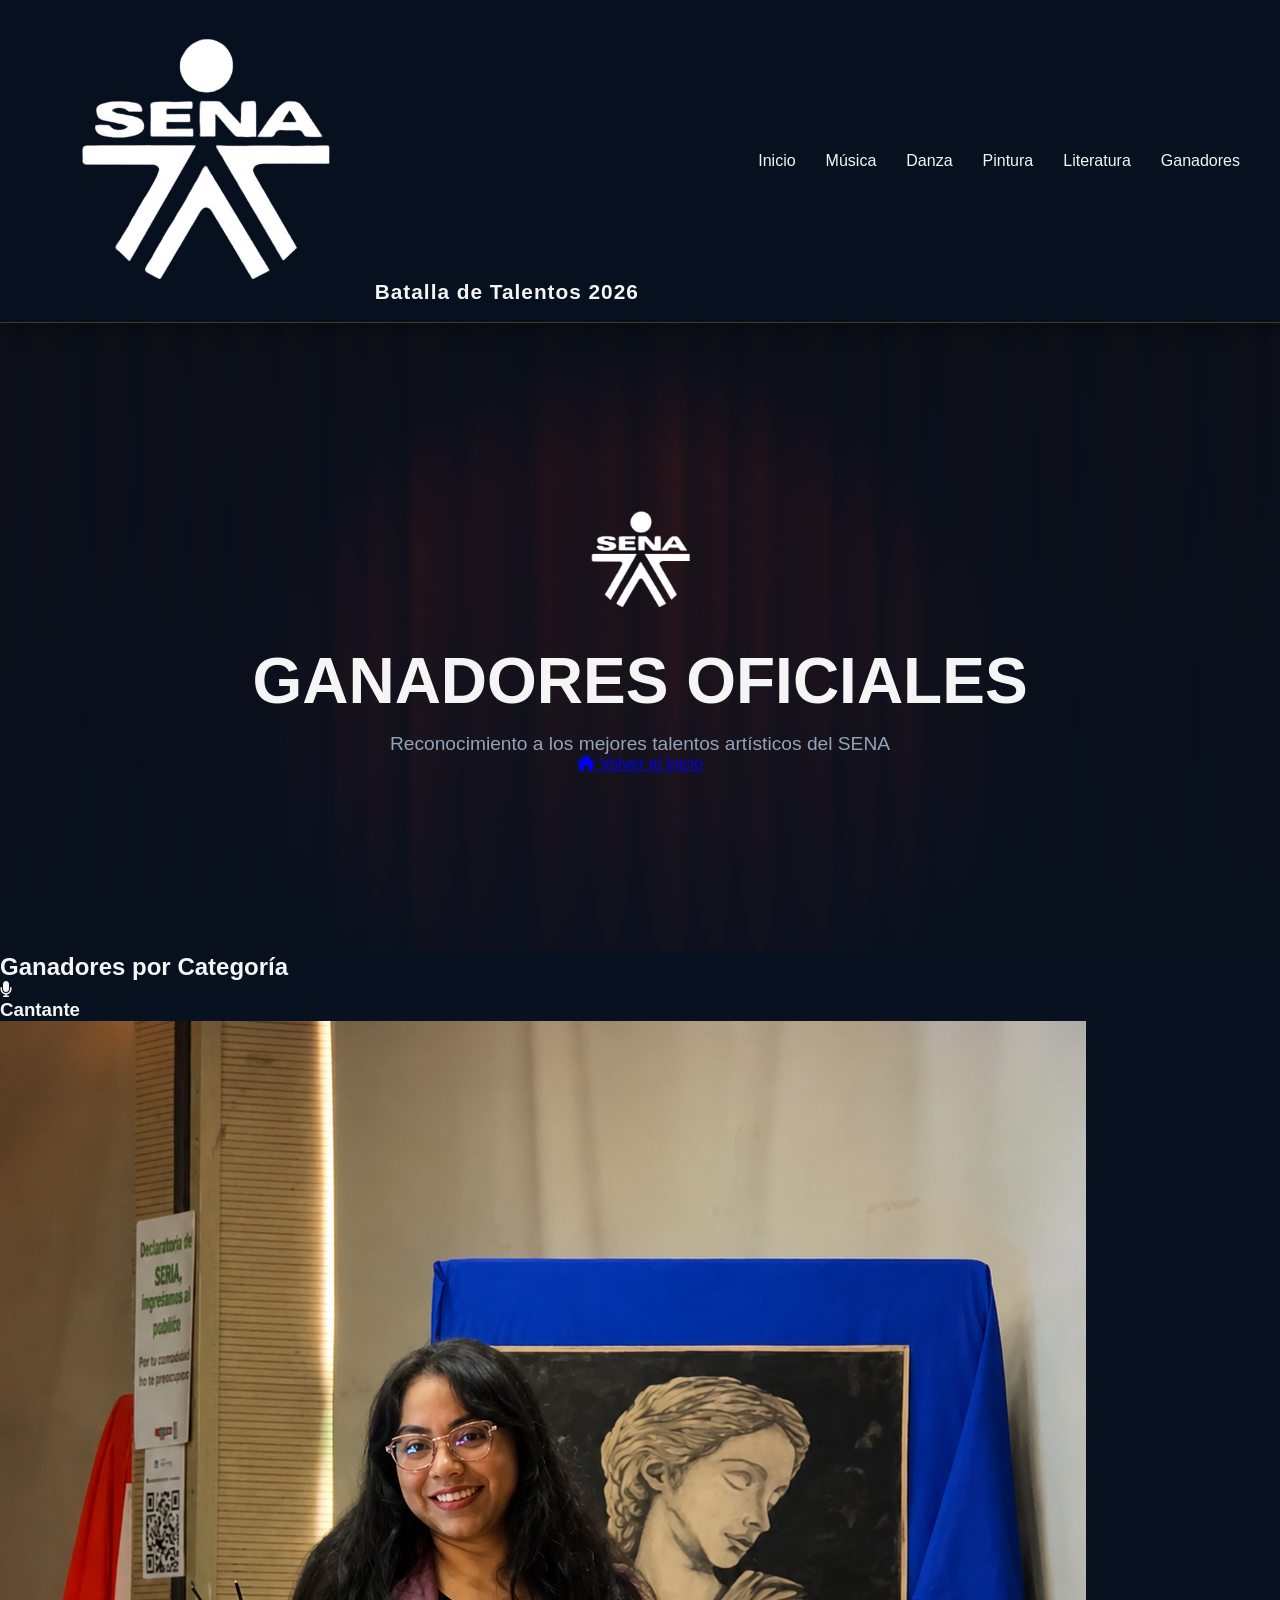
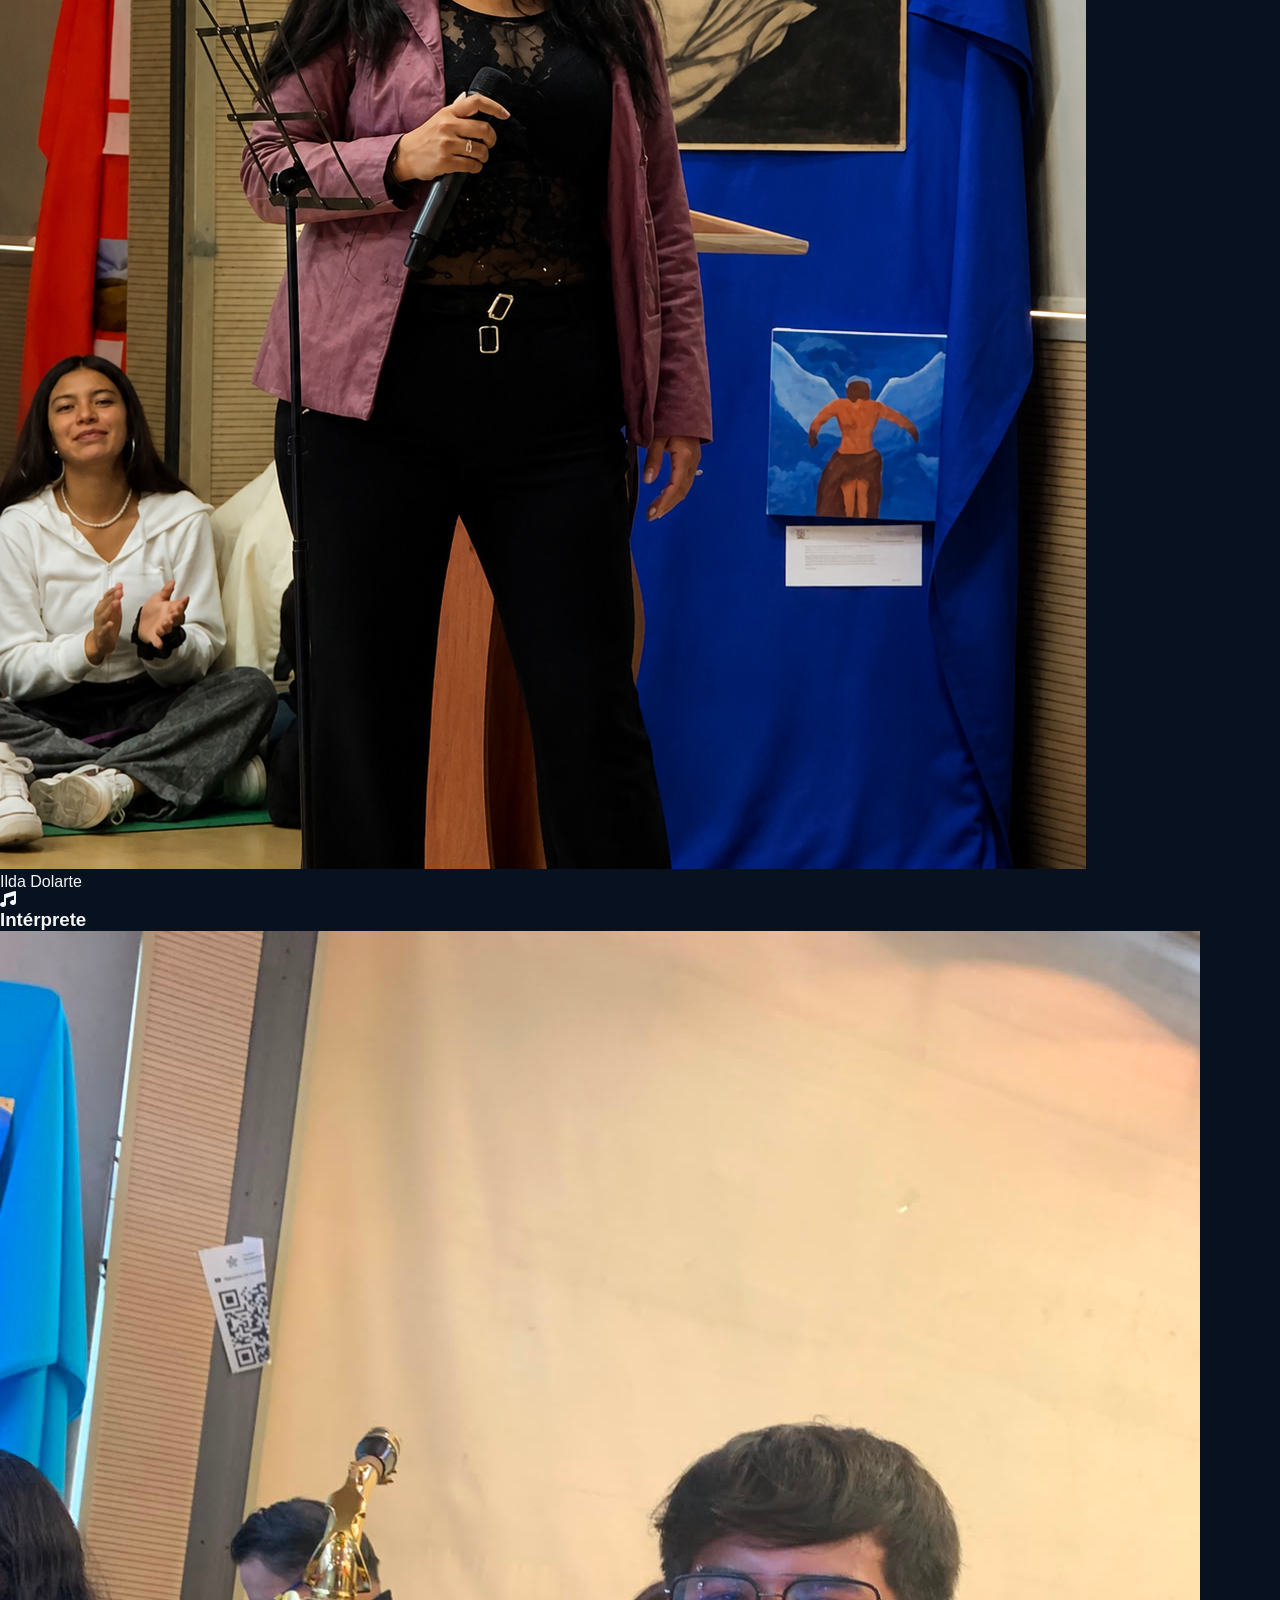
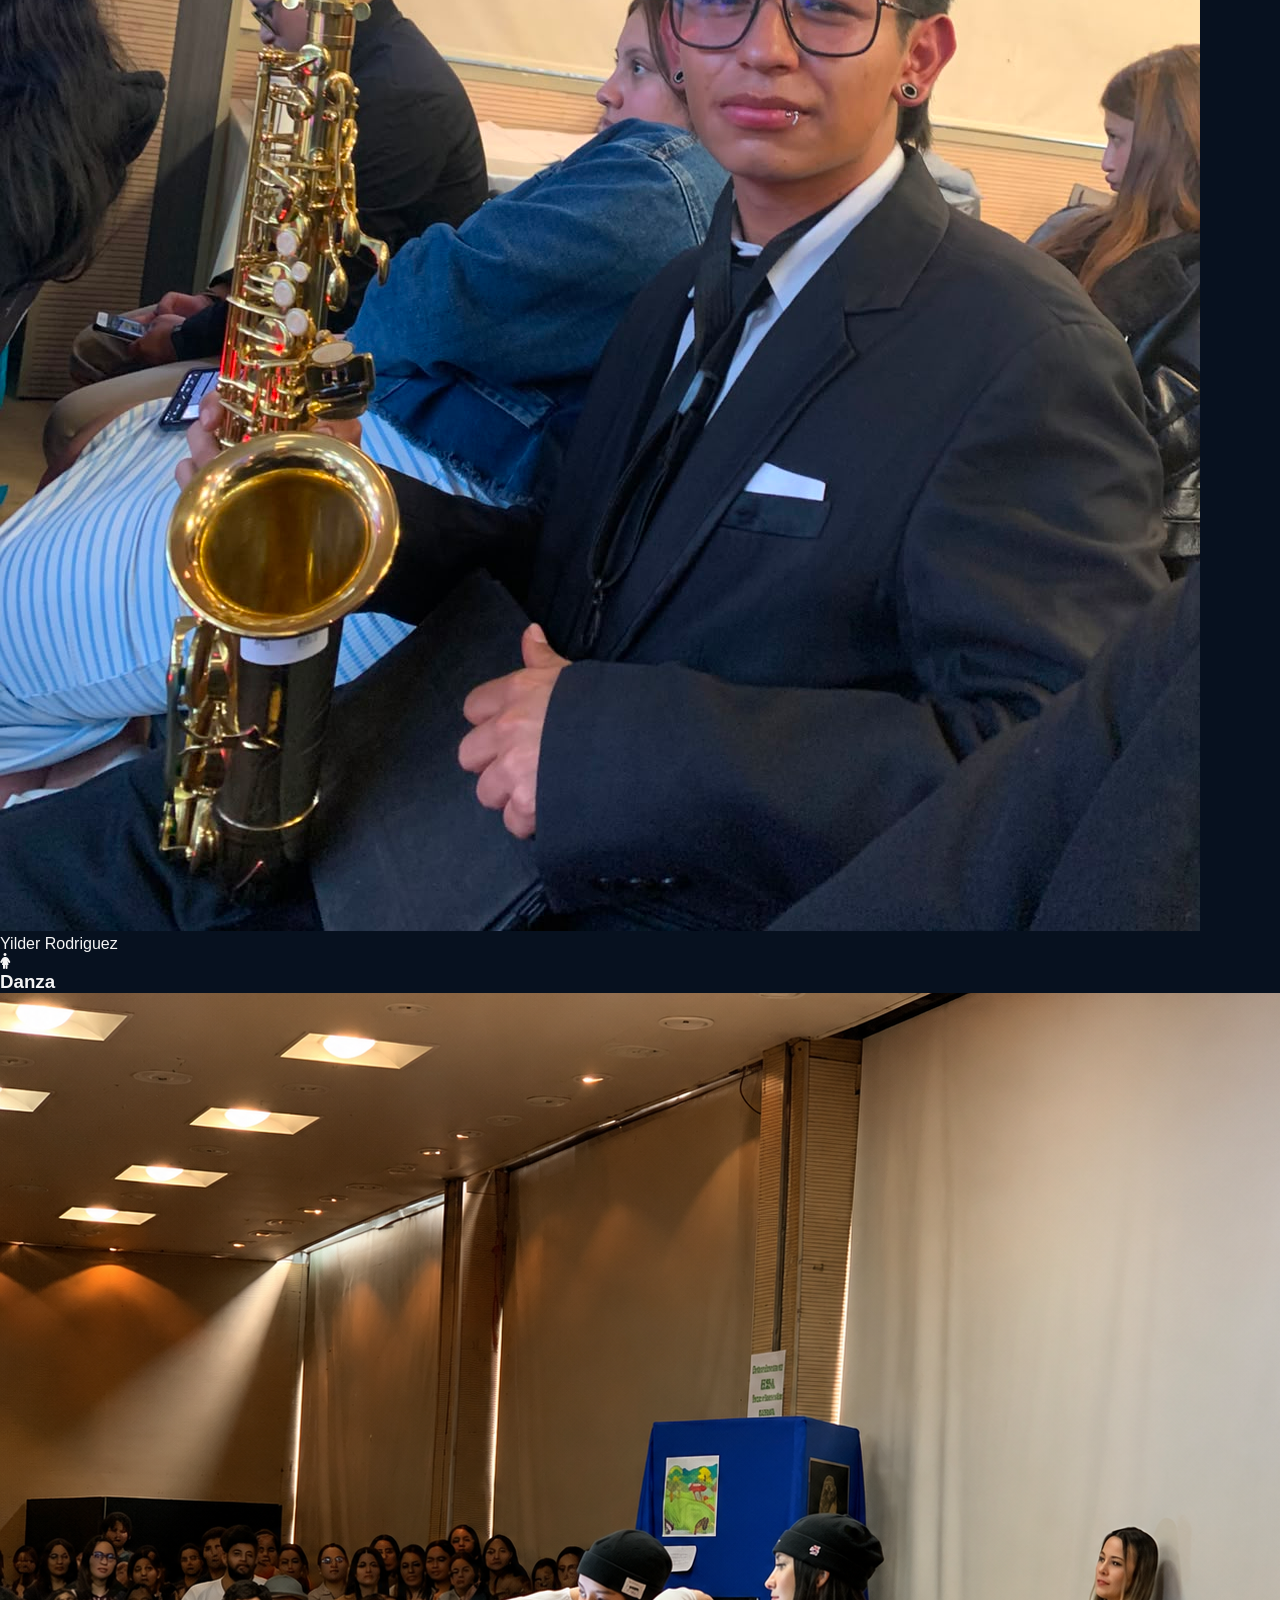
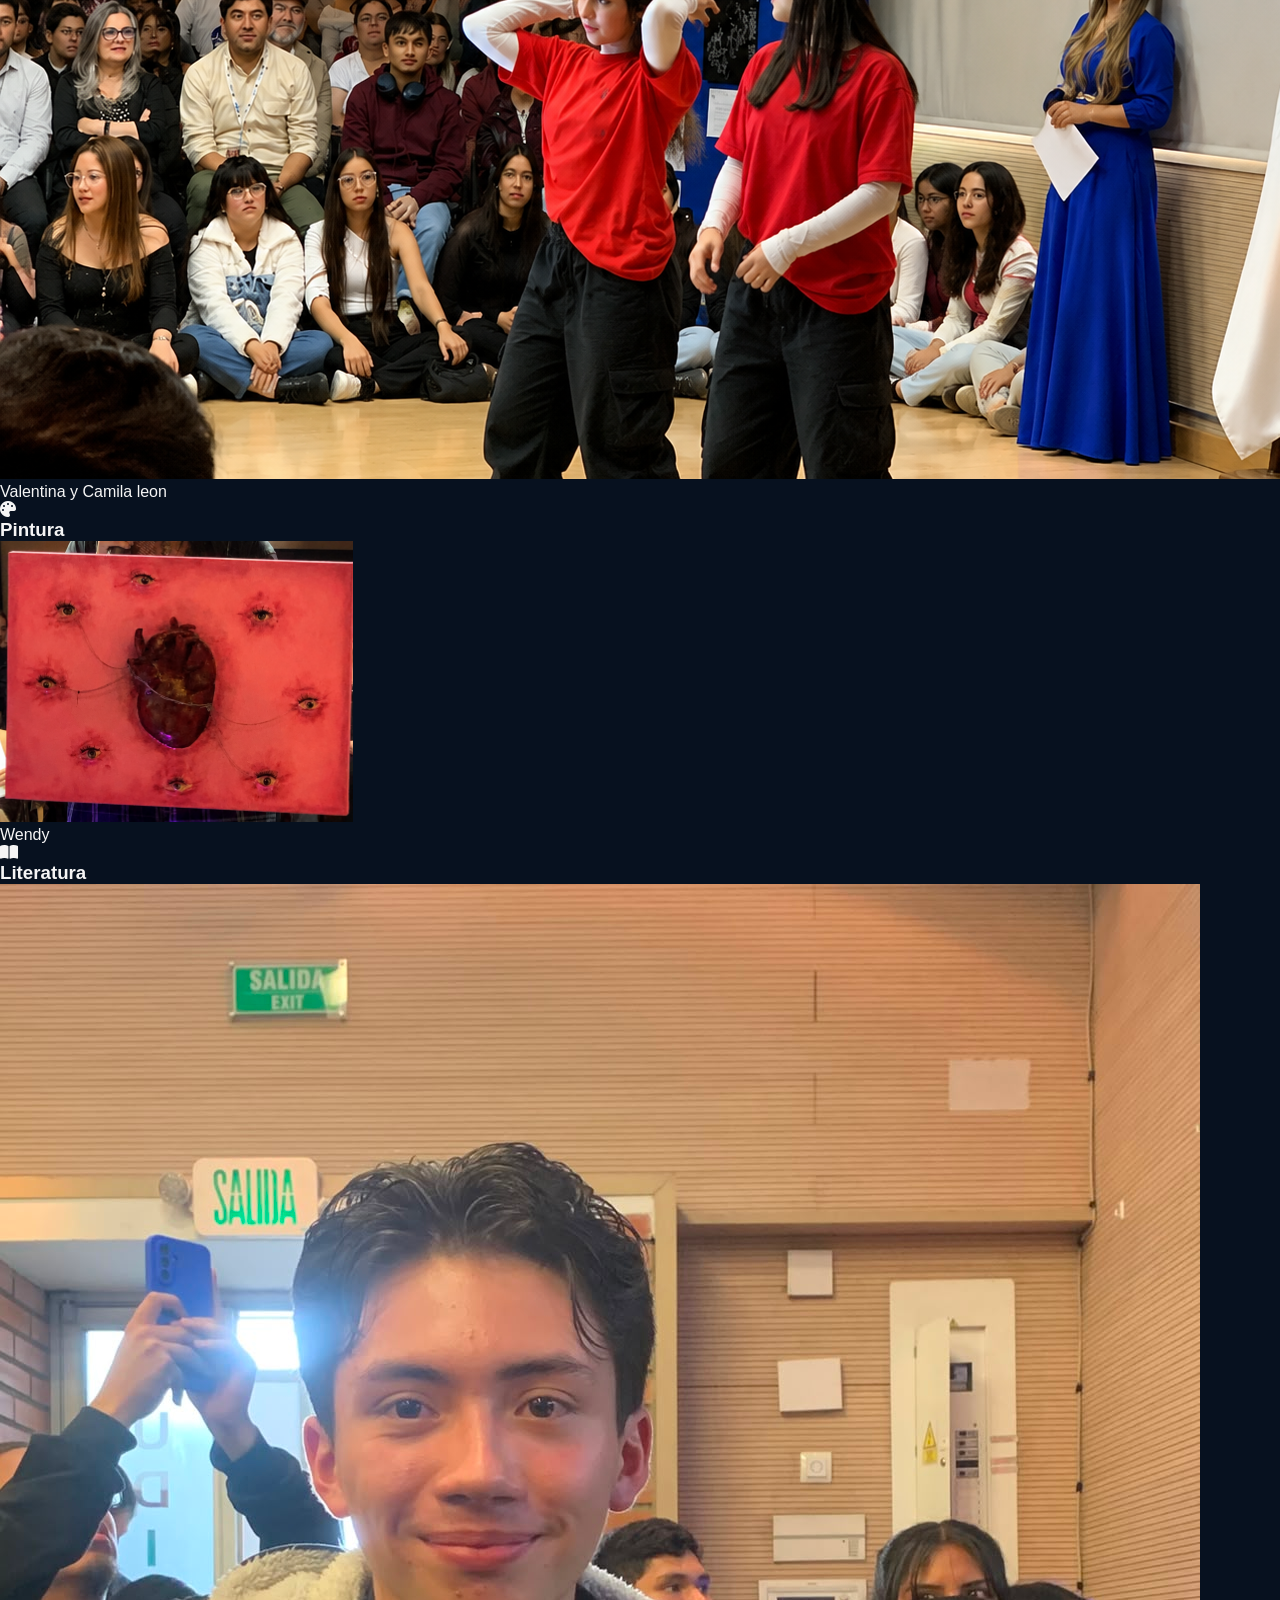
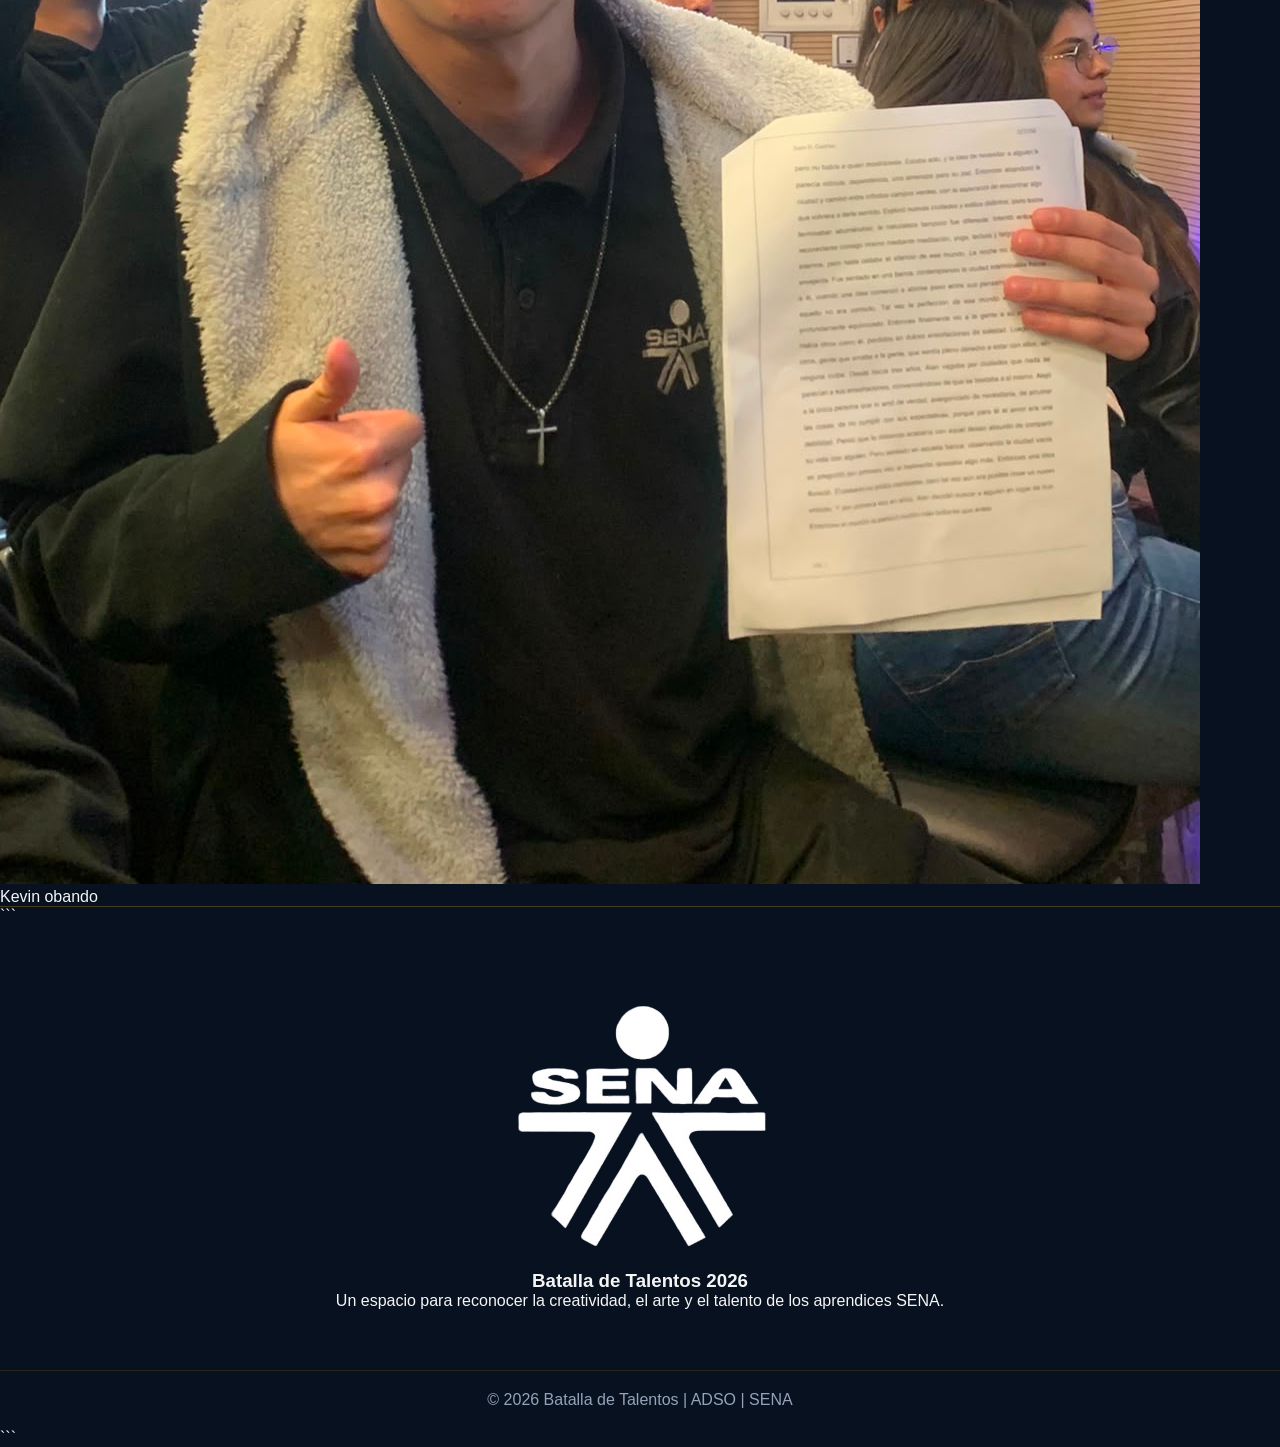
<file: paginas/resultados.html>
<!DOCTYPE html>
<html lang="es">

<head>
    <meta charset="UTF-8">
    <meta name="viewport" content="width=device-width, initial-scale=1.0">

    <title>Ganadores | Batalla de Talentos 2026</title>

    <link rel="stylesheet" href="../css/categorias.css">
    <link rel="stylesheet" href="../css/navbar.css">
    <link rel="stylesheet" href="../css/footer.css">

    <link href="https://cdnjs.cloudflare.com/ajax/libs/font-awesome/6.5.1/css/all.min.css" rel="stylesheet">
</head>

<body>

    <!-- NAVBAR -->
    <div id="navbar"></div>

    <!-- HERO -->
    <header class="hero">

        <div class="contenido">

            <img src="../img/SENA.png" class="logo" alt="SENA">

            <h1> GANADORES OFICIALES</h1>

            <p>
                Reconocimiento a los mejores talentos artísticos del SENA
            </p>

            <a href="../index.html" class="btn">
                <i class="fa-solid fa-house"></i>
                Volver al Inicio
            </a>

        </div>

    </header>


    <!-- GANADORES POR CATEGORÍA -->
    <section class="categorias">

        <h2>Ganadores por Categoría</h2>

        <div class="grid">

            <!-- CANTANTE -->
            <div class="card">

                <i class="fa-solid fa-microphone"></i>

                <h3>Cantante</h3>

                <img src="../img/cantante-4.png" alt="Cantante">

                <p>Ilda Dolarte</p>

            </div>

            <!-- INTÉRPRETE -->
            <div class="card">

                <i class="fa-solid fa-music"></i>

                <h3>Intérprete</h3>

                <img src="../img/interprete-1.jpeg" alt="Intérprete">

                <p>Yilder Rodriguez</p>

            </div>

            <!-- DANZA -->
            <div class="card">

                <i class="fa-solid fa-person-dress"></i>

                <h3>Danza</h3>

                <img src="../img/pr_danza4.png" alt="Danza">

                <p>Valentina y Camila leon</p>

            </div>

            <!-- PINTURA -->
            <div class="card">

                <i class="fa-solid fa-palette"></i>

                <h3>Pintura</h3>

                <img src="../img/pintura-4.png" alt="Pintura">

                <p>Wendy</p>

            </div>

            <!-- LITERATURA -->
            <div class="card">

                <i class="fa-solid fa-book-open"></i>

                <h3>Literatura</h3>

                <img src="../img/lector-3.jpeg" alt="Literatura">

                <p>Kevin obando</p>

            </div>

        </div>

    </section>

    <!-- FOOTER -->
    <div id="footer"></div>

    <script>
        fetch('../includes/navbar.html')
            .then(response => response.text())
            .then(data => {
                document.getElementById('navbar').innerHTML = data;
            });

        fetch('../includes/footer.html')
            .then(response => response.text())
            .then(data => {
                document.getElementById('footer').innerHTML = data;
            });
    </script>

</body>

</html>
</file>
<file: css/style.css>
*{
    margin:0;
    padding:0;
    box-sizing:border-box;
}

:root{
    --fondo:#07111F;
    --secundario:#0F1E33;
    --card:#142B4D;
    --dorado:#D4A017;
    --texto:#F5F5F5;
    --gris:#94A3B8;
}

html{
    scroll-behavior:smooth;
}

body{
    background:var(--fondo);
    color:var(--texto);
    font-family:'Segoe UI',sans-serif;
}

.hero{
    min-height:100vh;
    background:
    linear-gradient(
        rgba(7,17,31,.75),
        rgba(7,17,31,.92)
    ),
    url('../img/fondo.jpg');
    background-size:cover;
    background-position:center;
    display:flex;
    justify-content:center;
    align-items:center;
    text-align:center;
    padding:40px;
}

.logo{
    width:140px;
    margin-bottom:25px;
}

.hero h1{
    font-size:4.5rem;
    font-weight:800;
    color:var(--texto);
    margin-bottom:20px;
    text-shadow:0 0 20px rgba(212,160,23,.3);
}

.hero p{
    max-width:800px;
    margin:auto;
    margin-bottom:35px;
    color:var(--gris);
    font-size:1.2rem;
    line-height:1.8;
}

.botones{
    display:flex;
    justify-content:center;
    gap:20px;
    flex-wrap:wrap;
}

.btn-principal{
    background:var(--dorado);
    color:#000;
    padding:15px 35px;
    text-decoration:none;
    border-radius:50px;
    font-weight:700;
    transition:.3s;
}

.btn-principal:hover{
    transform:translateY(-4px);
}

.btn-secundario{
    border:2px solid var(--dorado);
    color:var(--dorado);
    padding:15px 35px;
    text-decoration:none;
    border-radius:50px;
    transition:.3s;
}

.btn-secundario:hover{
    background:var(--dorado);
    color:#000;
}

section h2{
    text-align:center;
    color:var(--dorado);
    font-size:2.5rem;
    margin-bottom:50px;
}

.categorias{
    padding:100px 10%;
}

.grid{
    display:grid;
    grid-template-columns:repeat(auto-fit,minmax(250px,1fr));
    gap:30px;
}

.categorias .card{
    background:var(--secundario);
    border:1px solid rgba(212,160,23,.2);
    border-radius:20px;
    padding:40px 20px;
    text-align:center;
    text-decoration:none;
    transition:.4s;
}

.categorias .card:hover{
    transform:translateY(-10px);
    border-color:var(--dorado);
    box-shadow:0 0 30px rgba(212,160,23,.2);
}

.categorias .card i{
    font-size:3rem;
    color:var(--dorado);
    margin-bottom:20px;
}

.categorias .card h3{
    color:var(--texto);
}

.evento{
    padding:100px 15%;
    text-align:center;
    background:var(--secundario);
}

.evento p{
    max-width:900px;
    margin:auto;
    color:var(--gris);
    font-size:1.15rem;
    line-height:2;
}

.destacados{
    padding:100px 10%;
}

.destacados .card{
    background:var(--secundario);
    border-radius:20px;
    padding:35px;
    text-align:center;
    border:1px solid rgba(212,160,23,.15);
    transition:.4s;
}

.destacados .card:hover{
    transform:translateY(-10px);
}

.destacados .card i{
    font-size:3rem;
    color:var(--dorado);
    margin-bottom:20px;
}

.destacados .card h3{
    color:var(--texto);
    margin-bottom:15px;
}

.destacados .card p{
    color:var(--gris);
}

@media(max-width:768px){

    .hero h1{
        font-size:2.7rem;
    }

    .hero p{
        font-size:1rem;
    }

    section h2{
        font-size:2rem;
    }

    .evento{
        padding:80px 8%;
    }
}
</file>
<file: css/navbar.css>
.navbar{
    width:100%;
    position:sticky;
    top:0;
    z-index:1000;

    background:rgba(7,17,31,.95);

    backdrop-filter:blur(10px);

    border-bottom:1px solid rgba(212,160,23,.3);

    box-shadow:0 5px 20px rgba(0,0,0,.3);
}

.nav-container{
    max-width:1400px;
    margin:auto;

    display:flex;
    justify-content:space-between;
    align-items:center;

    padding:18px 40px;
}

.logo-nav{
    color:#F5F5F5;
    text-decoration:none;

    font-size:1.3rem;
    font-weight:700;

    letter-spacing:1px;

    transition:.3s;
}

.logo-nav:hover{
    color:#D4A017;
}

.nav-menu{
    list-style:none;

    display:flex;
    align-items:center;

    gap:30px;
}

.nav-menu a{
    text-decoration:none;

    color:#F5F5F5;

    font-size:1rem;
    font-weight:500;

    transition:.3s;
}

.nav-menu a:hover{
    color:#D4A017;
}

@media(max-width:768px){

    .nav-container{
        flex-direction:column;
        gap:15px;
        padding:20px;
    }

    .nav-menu{
        flex-wrap:wrap;
        justify-content:center;
        gap:15px;
    }

    .logo-nav{
        text-align:center;
        font-size:1.1rem;
    }
}
</file>
<file: css/footer.css>
.footer{
    background:#07111F;

    border-top:1px solid rgba(212,160,23,.3);
}

.footer-contenedor{
    max-width:1200px;
    margin:auto;

    padding:60px 20px;

    text-align:center;
}

.footer-logo img{
    width:30px;
    margin-bottom:15px;
}

.footer-logo h3{
    color:#D4A017;
    margin-bottom:10px;
}

.footer-logo p{
    color:#94A3B8;
    line-height:1.8;
}

.footer-copy{
    text-align:center;

    padding:20px;

    border-top:1px solid rgba(212,160,23,.15);
}

.footer-copy p{
    color:#94A3B8;
    margin:0;
}

@media(max-width:768px){

    .footer-logo img{
        width:70px;
    }

    .footer-contenedor{
        padding:40px 15px;
    }
}
</file>
<file: css/categorias.css>
*{
    margin:0;
    padding:0;
    box-sizing:border-box;
}

:root{
    --fondo:#07111F;
    --secundario:#0F1E33;
    --card:#142B4D;
    --dorado:#D4A017;
    --texto:#F5F5F5;
    --gris:#94A3B8;
}

body{
    background:var(--fondo);
    color:var(--texto);
    font-family:'Segoe UI',sans-serif;
}

/* HERO */

.hero{
    min-height:70vh;

    background:
    linear-gradient(
        rgba(7,17,31,.80),
        rgba(7,17,31,.95)
    ),
    url('../img/fondo.jpg');

    background-size:cover;
    background-position:center;

    display:flex;
    justify-content:center;
    align-items:center;

    text-align:center;
    padding:40px;
}

.logo{
    width:130px;
    margin-bottom:25px;
}

.hero h1{
    font-size:4rem;
    color:var(--texto);
    margin-bottom:15px;
}

.hero p{
    color:var(--gris);
    font-size:1.2rem;
}

/* SECCIONES */

.ganadores,
.participantes{
    padding:100px 10%;
}

.ganadores h2,
.participantes h2{
    text-align:center;
    color:var(--dorado);
    font-size:2.5rem;
    margin-bottom:60px;
}

/* TOP 3 */

.puesto{
    background:var(--secundario);

    border:1px solid rgba(212,160,23,.25);

    border-radius:24px;

    padding:30px;

    text-align:center;

    transition:.4s;

    height:100%;
}

.puesto:hover{
    transform:translateY(-10px);

    box-shadow:0 0 30px rgba(212,160,23,.15);
}

.primero{
    border:2px solid var(--dorado);
}

.puesto img{
    width:160px;
    height:160px;

    border-radius:50%;
    object-fit:cover;

    border:4px solid var(--dorado);

    margin-bottom:20px;
}

.puesto h3{
    color:var(--dorado);
    margin-bottom:10px;
}

.puesto p{
    color:var(--gris);
}

/* PARTICIPANTES */

.participante{
    background:var(--secundario);

    border-radius:24px;

    overflow:hidden;

    border:1px solid rgba(212,160,23,.15);

    transition:.4s;
}

.participante:hover{
    transform:translateY(-10px);

    box-shadow:0 0 30px rgba(212,160,23,.15);
}

.participante img{
    width:100%;
    height:320px;

    object-fit:cover;

    transition:.5s;
}

.participante:hover img{
    transform:scale(1.05);
}

.participante h3{
    padding:25px;
    text-align:center;
    color:var(--texto);
}

.container,
.row{
    background:transparent !important;
}

@media(max-width:768px){

    .hero h1{
        font-size:2.5rem;
    }

    .ganadores,
    .participantes{
        padding:70px 6%;
    }

    .puesto img{
        width:130px;
        height:130px;
    }
}
</file>
